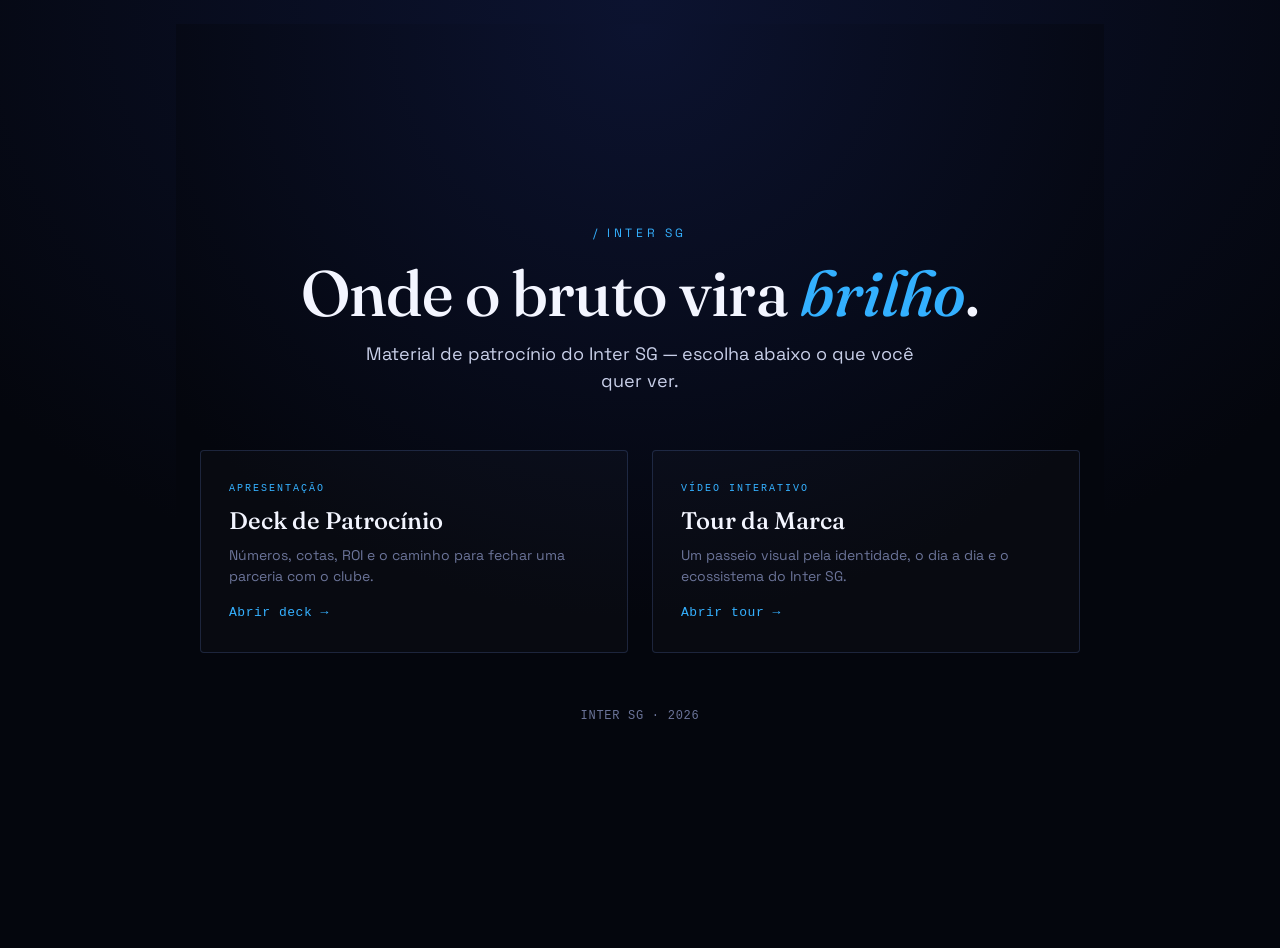
<file: index.html>
<!DOCTYPE html>
<html lang="pt-BR">
<head>
<meta charset="UTF-8">
<title>Inter SG — Patrocínio</title>
<meta name="viewport" content="width=device-width, initial-scale=1">
<link rel="stylesheet" href="https://fonts.googleapis.com/css2?family=Space+Grotesk:wght@300;400;500;600;700&family=Fraunces:ital,opsz,wght@0,9..144,300;0,9..144,400;0,9..144,500&display=swap">
<style>
  :root {
    --ink: #04060d;
    --ink-2: #0a0e1a;
    --paper: #f3f5ff;
    --paper-dim: #c8cfe8;
    --mute: #6b7499;
    --blue: oklch(0.68 0.22 258);
    --blue-hot: oklch(0.78 0.26 258);
    --blue-glow: oklch(0.68 0.22 258 / 0.45);
  }
  * { box-sizing: border-box; }
  html, body {
    margin: 0; min-height: 100vh;
    background: radial-gradient(120% 120% at 50% 0%, #0c1330 0%, var(--ink) 55%);
    color: var(--paper);
    font-family: 'Space Grotesk', sans-serif;
    display: flex; align-items: center; justify-content: center;
    padding: 24px;
  }
  .wrap { width: 100%; max-width: 880px; text-align: center; }
  .eyebrow {
    font-size: 12px; letter-spacing: 0.3em; color: var(--blue-hot);
    text-transform: uppercase; margin-bottom: 18px;
  }
  h1 {
    font-family: 'Fraunces', serif; font-weight: 500;
    font-size: clamp(36px, 6vw, 64px); line-height: 1.05;
    margin: 0 0 14px;
    letter-spacing: -0.01em;
  }
  h1 em { font-style: italic; color: var(--blue-hot); }
  p.sub {
    color: var(--paper-dim); font-size: 18px; max-width: 560px;
    margin: 0 auto 56px; line-height: 1.5;
  }
  .cards {
    display: grid; grid-template-columns: 1fr 1fr; gap: 24px;
  }
  @media (max-width: 640px) { .cards { grid-template-columns: 1fr; } }
  a.card {
    display: block; text-align: left;
    padding: 32px 28px;
    border: 1px solid rgba(120,160,255,0.18);
    background: rgba(255,255,255,0.02);
    border-radius: 4px;
    text-decoration: none;
    color: var(--paper);
    transition: border-color 0.25s ease, transform 0.25s ease, background 0.25s ease;
  }
  a.card:hover {
    border-color: var(--blue-hot);
    background: rgba(120,160,255,0.06);
    transform: translateY(-3px);
  }
  .card .tag {
    font-family: 'JetBrains Mono', monospace;
    font-size: 10px; letter-spacing: 0.2em; color: var(--blue-hot);
    text-transform: uppercase; margin-bottom: 12px; display: block;
  }
  .card h2 {
    font-family: 'Fraunces', serif; font-weight: 500; font-size: 24px;
    margin: 0 0 10px;
  }
  .card p {
    color: var(--mute); font-size: 14px; line-height: 1.5; margin: 0;
  }
  .card .go {
    margin-top: 18px; font-size: 13px; color: var(--blue-hot);
    font-family: 'JetBrains Mono', monospace; letter-spacing: 0.04em;
  }
  footer {
    margin-top: 56px; font-size: 12px; color: var(--mute);
    font-family: 'JetBrains Mono', monospace; letter-spacing: 0.06em;
  }
</style>
</head>
<body>
<div class="wrap">
  <div class="eyebrow">/ Inter SG</div>
  <h1>Onde o bruto vira <em>brilho</em>.</h1>
  <p class="sub">Material de patrocínio do Inter SG — escolha abaixo o que você quer ver.</p>

  <div class="cards">
    <a class="card" href="deck.html">
      <span class="tag">Apresentação</span>
      <h2>Deck de Patrocínio</h2>
      <p>Números, cotas, ROI e o caminho para fechar uma parceria com o clube.</p>
      <div class="go">Abrir deck →</div>
    </a>
    <a class="card" href="tour.html">
      <span class="tag">Vídeo interativo</span>
      <h2>Tour da Marca</h2>
      <p>Um passeio visual pela identidade, o dia a dia e o ecossistema do Inter SG.</p>
      <div class="go">Abrir tour →</div>
    </a>
  </div>

  <footer>INTER SG · 2026</footer>
</div>
</body>
</html>
</file>
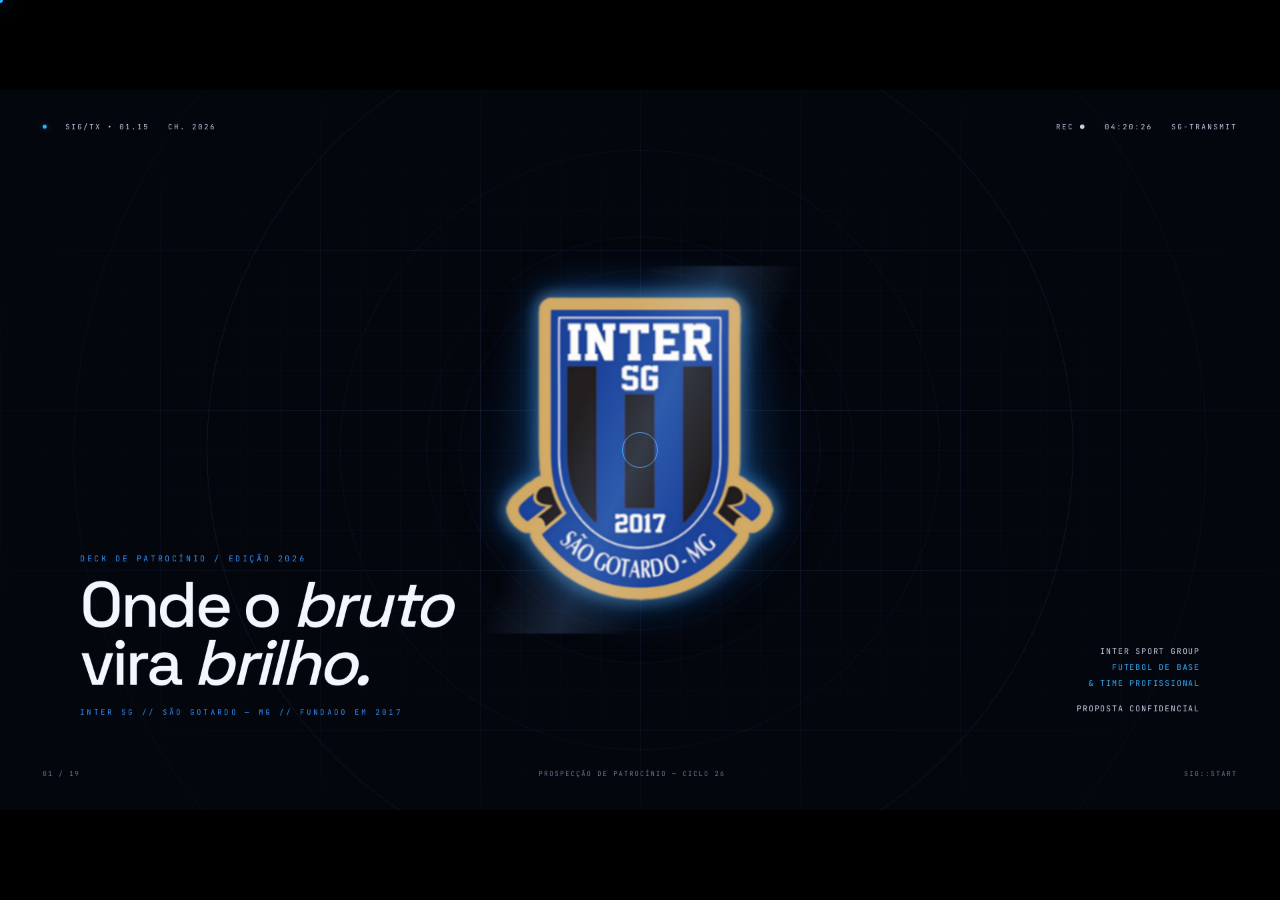
<file: deck.html>
<!DOCTYPE html>
<html lang="pt-BR">
<head>
<meta charset="UTF-8">
<title>Inter SG — Deck de Patrocínio</title>
<meta name="viewport" content="width=device-width, initial-scale=1">
<link rel="stylesheet" href="styles.css">
<link rel="stylesheet" href="slides.css">
<script src="deck-stage.js"></script>
</head>
<body>

<template id="__bundler_thumbnail" data-bg-color="#04060d">
  <svg viewBox="0 0 1200 800" xmlns="http://www.w3.org/2000/svg">
    <rect width="1200" height="800" fill="#04060d"/>
    <g transform="translate(600,360)">
      <path d="M-150 -170 L150 -170 L150 70 Q150 150 0 210 Q-150 150 -150 70 Z" fill="none" stroke="#2f6fff" stroke-width="10"/>
      <text x="0" y="-30" text-anchor="middle" font-family="Georgia, serif" font-size="150" font-weight="700" fill="#eef2ff" letter-spacing="-4">SG</text>
      <text x="0" y="60" text-anchor="middle" font-family="monospace" font-size="34" fill="#2f6fff" letter-spacing="8">INTER</text>
    </g>
    <text x="600" y="660" text-anchor="middle" font-family="monospace" font-size="28" fill="#5a6477" letter-spacing="10">DECK DE PATROCÍNIO</text>
  </svg>
</template>

<div id="cursor-dot"></div>
<div id="cursor-ring"></div>

<!-- Tweaks panel -->
<div id="tweaks-panel">
  <h5><span>TWEAKS</span><span class="mono" style="color:var(--mute)">v1.0</span></h5>
  <div class="tweak-row">
    <label>Grid decorativo</label>
    <div class="toggle on" id="tweak-grid"></div>
  </div>
  <div style="margin-top:14px; padding-top:14px; border-top:1px solid rgba(255,255,255,0.08); font-size:9px; color:var(--mute); letter-spacing:0.15em; line-height:1.6;">
    NAVEGAÇÃO: ← → • CLIQUE CARDS DE COTA PARA VIRAR
  </div>
</div>

<deck-stage width="1920" height="1080">

  <!-- ═══ SLIDE 01 — Abertura ═══════════════════════════════════ -->
  <section class="slide slide-open">
    <div class="bg-grid"></div>
    <div class="scan"></div>

    <div class="ring r3"></div>
    <div class="ring r2"></div>
    <div class="ring r1"></div>

    <div class="hud-top">
      <div class="hud-left">
        <span class="dot"></span>
        <span>SIG/TX • 01.15</span>
        <span>CH. 2026</span>
      </div>
      <div class="hud-right">
        <span>REC ●</span>
        <span>04:20:26</span>
        <span>SG-TRANSMIT</span>
      </div>
    </div>

    <div class="logo-3d-stage enter enter-2" id="logo3d">
      <div class="logo-3d-orbit">
        <div class="logo-3d-shadow"></div>
        <div class="logo-3d-glow"></div>
        <div class="logo-3d-card">
          <img src="assets/inter-sg-logo.png" alt="Inter SG" class="logo-3d-img back">
          <img src="assets/inter-sg-logo.png" alt="Inter SG" class="logo-3d-img mid-1">
          <img src="assets/inter-sg-logo.png" alt="Inter SG" class="logo-3d-img mid-2">
          <img src="assets/inter-sg-logo.png" alt="Inter SG" class="logo-3d-img front">
          <div class="logo-3d-scan"></div>
        </div>
      </div>
      <div class="logo-3d-rings">
        <span></span><span></span><span></span>
      </div>
    </div>

    <div class="title-block">
      <div class="eyebrow enter enter-1">DECK DE PATROCÍNIO / EDIÇÃO 2026</div>
      <h1 class="enter enter-2">Onde o <em>bruto</em><br>vira <em>brilho.</em></h1>
      <div class="mono enter enter-3" style="margin-top:24px; font-size:11px; letter-spacing:0.3em; color:var(--blue); text-transform:uppercase;">INTER SG // SÃO GOTARDO — MG // FUNDADO EM 2017</div>
    </div>

    <div class="corner-meta enter enter-3">
      <div>INTER SPORT GROUP</div>
      <div class="val">FUTEBOL DE BASE</div>
      <div class="val">& TIME PROFISSIONAL</div>
      <div style="margin-top:14px">PROPOSTA CONFIDENCIAL</div>
    </div>

    <div class="hud-bottom">
      <span>01 / 19</span>
      <span>PROSPECÇÃO DE PATROCÍNIO — CICLO 26</span>
      <span>SIG::START</span>
    </div>
  </section>

  <!-- ═══ SLIDE 02 — Manifesto ═════════════════════════════════ -->
  <section class="slide slide-manifesto">
    <div class="bg-grid"></div>
    <div class="holo-ambient"></div>
    <div class="hud-top">
      <div class="hud-left"><span class="dot"></span><span>CAP. 01 — O MANIFESTO</span></div>
      <div class="hud-right"><span>02 / 19</span></div>
    </div>
    <div class="manifesto-text enter enter-1 z-2 relative">
      Existe um <em>brilho</em> escondido<br>
      em cada pé descalço, em cada campo<br>
      de várzea, em cada <em>sonho</em> cru.<br>
      <span style="color:var(--paper-dim)">Nosso trabalho é </span><em>encontrá-lo —</em><br>
      <span style="color:var(--paper-dim)">e devolvê-lo ao mundo </span><em>lapidado.</em>
    </div>
    <div class="signature">— INTER SG / DOUTRINA</div>
  </section>

  <!-- ═══ SLIDE 03 — Números que contam ═══════════════════════ -->
  <section class="slide slide-numbers">
    <div class="bg-grid"></div>
    <div class="holo-ambient"></div>
    <div class="hud-top">
      <div class="hud-left"><span class="dot"></span><span>CAP. 02 — TELEMETRIA</span></div>
      <div class="hud-right"><span>03 / 19</span></div>
    </div>

    <div style="position:relative; z-index:2;">
      <div class="eyebrow enter enter-1">/ O QUE OS NÚMEROS CONFESSAM</div>
      <h2 class="title enter enter-2" style="margin-top:24px">Um <em>ecossistema</em> em expansão.</h2>
    </div>

    <div class="n-grid">
      <div class="n-card span-6 enter enter-2">
        <div>
          <div class="eyebrow">/ ALCANCE SOCIAL</div>
        </div>
        <div>
          <div class="num"><span data-counter="15000">0</span>+</div>
          <div class="label" style="margin-top:12px">seguidores engajados — crescimento mensal de 8%</div>
        </div>
      </div>

      <div class="n-card span-3 enter enter-3">
        <div class="eyebrow">/ ATLETAS</div>
        <div>
          <div class="num small"><span data-counter="50">0</span></div>
          <div class="label" style="margin-top:10px">atletas na base por ano</div>
        </div>
      </div>

      <div class="n-card span-3 enter enter-3">
        <div class="eyebrow">/ CATEGORIAS</div>
        <div>
          <div class="num small"><span data-counter="6">0</span></div>
          <div class="label" style="margin-top:10px">SUB-13 AO SUB-17</div>
        </div>
      </div>

      <div class="n-card span-4 enter enter-4">
        <div class="eyebrow">/ ENGAJAMENTO</div>
        <div>
          <div class="num small"><span data-counter="7">0</span>.2%</div>
          <div class="label" style="margin-top:10px">taxa média — 2x a média do setor</div>
        </div>
      </div>

      <div class="n-card span-4 enter enter-4">
        <div class="eyebrow">/ JOGOS/ANO</div>
        <div>
          <div class="num small"><span data-counter="84">0</span></div>
          <div class="label" style="margin-top:10px">oficiais + amistosos</div>
        </div>
      </div>

      <div class="n-card span-4 enter enter-4">
        <div class="eyebrow">/ REVELAÇÕES</div>
        <div>
          <div class="num small"><span data-counter="12">9</span></div>
          <div class="label" style="margin-top:10px">ATLETAS TRANSFERIDOS A CLUBES PROFISSIONAIS EM 2025</div>
        </div>
      </div>
    </div>
  </section>

  <!-- ═══ SLIDE 04 — Matéria Bruta ═══════════════════════════ -->
  <section class="slide slide-raw">
    <div class="bg-grid"></div>
    <div class="holo-ambient"></div>
    <div class="hud-top">
      <div class="hud-left"><span class="dot"></span><span>CAP. 03 — A MATÉRIA BRUTA</span></div>
      <div class="hud-right"><span>04 / 19</span></div>
    </div>

    <div class="left">
      <div class="eyebrow enter enter-1">/ INPUT</div>
      <h2 class="title enter enter-2" style="margin-top:24px; margin-bottom:40px">
        Chegam <em>crus.</em><br>
        Sem manual,<br>
        sem filtro, sem<br>
        <em>rede de proteção.</em>
      </h2>
      <p class="enter enter-3" style="font-family:var(--font-display); font-size:22px; line-height:1.5; color:var(--paper-dim); max-width:600px;">
        Garotos de periferias, de cidades onde campo de grama é luxo, onde o ônibus pro treino custa metade do orçamento do mês. O que eles trazem não é técnica. É <em class="serif-italic" style="color:var(--blue-hot)">fome</em>.
      </p>
    </div>

    <div class="right enter enter-3">
      <div class="raw-figure">
        <div class="raw-photo"></div>
        <div class="raw-frame"></div>
        <div class="raw-cap">
          <span class="rc-sub">INPUT</span>
          <span class="rc-big">MATÉRIA BRUTA</span>
          <span class="rc-sub" style="color:var(--mute)">não lapidado</span>
        </div>
      </div>
    </div>
  </section>

  <!-- ═══ SLIDE 05 — Processo de Lapidação ═══════════════════ -->
  <section class="slide slide-process">
    <div class="bg-grid"></div>
    <div class="holo-ambient"></div>
    <div class="hud-top">
      <div class="hud-left"><span class="dot"></span><span>CAP. 04 — O PROCESSO</span></div>
      <div class="hud-right"><span>05 / 19</span></div>
    </div>

    <div class="eyebrow enter enter-1">/ OPERAÇÃO</div>
    <h2 class="title enter enter-2" style="margin-top:24px">Cinco atos. Um <em>método.</em></h2>

    <div class="process-track">
      <div class="stages">
        <div class="stage enter enter-2">
          <div class="node"><span>01</span></div>
          <h3>Captação</h3>
          <p>Rede de scouting cobrindo o brasil inteiro. Peneiras frequentes. Sem filtro social.</p>
        </div>
        <div class="stage enter enter-3">
          <div class="node"><span>02</span></div>
          <h3>Estrutura</h3>
          <p>Alojamento, alimentação, escola integral, psicologia. Vida antes de bola.</p>
        </div>
        <div class="stage enter enter-3">
          <div class="node"><span>03</span></div>
          <h3>Potência</h3>
          <p>Preparação física, técnica e mental de nível profissional — desde o sub-13.</p>
        </div>
        <div class="stage enter enter-4">
          <div class="node"><span>04</span></div>
          <h3>Exposição</h3>
          <p>Competições estaduais, nacionais, intercâmbios. O olho do mercado.</p>
        </div>
        <div class="stage enter enter-4">
          <div class="node"><span>05</span></div>
          <h3>Oportunidade</h3>
          <p>Transição ao profissional ou negociação. A porta para o grande mundo.</p>
        </div>
      </div>
    </div>
  </section>

  <!-- ═══ SLIDE 06 — Roster ═══════════════════════════════════ -->
  <section class="slide slide-roster">
    <div class="bg-grid"></div>
    <div class="holo-ambient"></div>
    <div class="hud-top">
      <div class="hud-left"><span class="dot"></span><span>CAP. 05 — ELENCO EM DESTAQUE</span></div>
      <div class="hud-right"><span>06 / 19</span></div>
    </div>

    <div class="eyebrow enter enter-1">/ TRACK RECORD — ÚLTIMAS TRANSFERÊNCIAS</div>
    <h2 class="title enter enter-2" style="margin-top:24px">Crias do SG que o <em>mercado</em> já levou.</h2>

    <div class="roster-grid">
      <div class="athlete enter enter-2 has-photo" data-hover>
        <div class="photo" style="background-image:url('assets/atleta-01.jpg'); background-size:cover; background-position:center top;"></div>
        <div class="meta">
          <div class="num">N° 09</div>
          <div class="name">Luiz Fernando</div>
          <div class="pos">Atacante · Sub-20</div>
        </div>
        <div class="stats">
          <div>INTER SG → AMÉRICA-MG</div>
          <div><span>TRANSFERIDO · 2025</span></div>
        </div>
      </div>
      <div class="athlete enter enter-3 has-photo" data-hover>
        <div class="photo" style="background-image:url('assets/atleta-02.jpg'); background-size:cover; background-position:center top;"></div>
        <div class="meta">
          <div class="num">N° 10</div>
          <div class="name">Gustavo Vieira</div>
          <div class="pos">Meia · Sub-20</div>
        </div>
        <div class="stats">
          <div>INTER SG → CUIABÁ-EC</div>
          <div><span>TRANSFERIDO · 2025</span></div>
        </div>
      </div>
      <div class="athlete enter enter-3 has-photo" data-hover>
        <div class="photo" style="background-image:url('assets/atleta-03.jpg'); background-size:cover; background-position:center top;"></div>
        <div class="meta">
          <div class="num">N° 04</div>
          <div class="name">Caio Vinicius</div>
          <div class="pos">Zagueiro · Sub-17</div>
        </div>
        <div class="stats">
          <div>INTER SG → SPORT RECIFE</div>
          <div><span>TRANSFERIDO · 2024</span></div>
        </div>
      </div>
      <div class="athlete enter enter-4 has-photo" data-hover>
        <div class="photo" style="background-image:url('assets/atleta-04.jpg'); background-size:cover; background-position:center top;"></div>
        <div class="meta">
          <div class="num">N° 08</div>
          <div class="name">João Paulo</div>
          <div class="pos">Meia · Sub-14</div>
        </div>
        <div class="stats">
          <div>INTER SG → GOIÁS-EC</div>
          <div><span>TRANSFERIDO · 2024</span></div>
        </div>
      </div>
    </div>
    <div style="font-family:var(--font-mono); font-size:10px; color:var(--mute); letter-spacing:0.2em; margin-top:24px; text-transform:uppercase;">
      / confirme nomes, destinos e anos reais — e envie as fotos oficiais para o material final
    </div>
  </section>

  <!-- ═══ SLIDE 07 — Mapa de Torcida ═══════════════════════ -->
  <section class="slide slide-map">
    <div class="bg-grid"></div>
    <div class="holo-ambient"></div>
    <div class="hud-top">
      <div class="hud-left"><span class="dot"></span><span>CAP. 06 — ALCANCE TERRITORIAL</span></div>
      <div class="hud-right"><span>07 / 19</span></div>
    </div>

    <div class="map-left">
      <div class="eyebrow enter enter-1">/ HEAT MAP INTERATIVO</div>
      <h2 class="title enter enter-2" style="margin-top:24px; margin-bottom:40px">
        A torcida<br>
        <em>respira em rede.</em>
      </h2>
      <p class="enter enter-3" style="font-family:var(--font-display); font-size:17px; line-height:1.5; color:var(--paper-dim);">
        Passe o cursor sobre as regiões para ver a concentração de fãs. Alcance orgânico concentrado no Sudeste, com ramificações no Nordeste e Sul.
      </p>
      <div class="enter enter-4" style="margin-top:60px; display:flex; gap:40px;">
        <div>
          <div class="eyebrow" style="color:var(--mute)">ALCANCE/MÊS</div>
          <div style="font-family:var(--font-display); font-size:48px; letter-spacing:-0.03em; color:var(--blue-hot); margin-top:8px;">500k</div>
        </div>
        <div>
          <div class="eyebrow" style="color:var(--mute)">CIDADES</div>
          <div style="font-family:var(--font-display); font-size:48px; letter-spacing:-0.03em; color:var(--blue-hot); margin-top:8px;">312</div>
        </div>
      </div>
    </div>

    <div class="map-right enter enter-3">
      <div class="torcida-map" data-hover>
        <svg viewBox="0 0 400 500" preserveAspectRatio="xMidYMid meet">
          <!-- Simplified Brazil regions -->
          <path class="region" data-name="Norte" data-count="18%"
            d="M 80 60 L 280 40 L 340 130 L 260 180 L 150 170 L 70 140 Z"/>
          <path class="region" data-name="Nordeste" data-count="24%"
            d="M 260 180 L 340 130 L 380 250 L 300 290 L 200 260 L 220 200 Z"/>
          <path class="region" data-name="Centro-Oeste" data-count="14%"
            d="M 150 170 L 260 180 L 220 280 L 170 310 L 100 250 L 110 200 Z"/>
          <path class="region" data-name="Sudeste" data-count="38%"
            d="M 220 280 L 300 290 L 330 380 L 260 410 L 180 380 L 170 310 Z"/>
          <path class="region" data-name="Sul" data-count="6%"
            d="M 170 310 L 260 410 L 220 470 L 140 450 L 130 380 Z"/>

          <!-- heat dots -->
          <circle class="heat-dot" cx="260" cy="350" r="3"/>
          <circle class="heat-dot" cx="280" cy="330" r="3"/>
          <circle class="heat-dot" cx="240" cy="370" r="3"/>
          <circle class="heat-dot" cx="300" cy="240" r="3"/>
          <circle class="heat-dot" cx="320" cy="200" r="3"/>
          <circle class="heat-dot" cx="180" cy="420" r="3"/>
          <circle class="heat-dot" cx="200" cy="300" r="3"/>
        </svg>

        <div class="info-overlay">
          <div>REGIÃO SELECIONADA</div>
          <div class="region-label">Hover sobre o mapa</div>
          <div class="region-count">—</div>
        </div>
      </div>
    </div>
  </section>


  <!-- ═══ SLIDE 08 — Perfil da audiência (demografia) ═══════ -->
  <section class="slide slide-demo">
    <div class="bg-grid"></div>
    <div class="holo-ambient"></div>
    <div class="hud-top">
      <div class="hud-left"><span class="dot"></span><span>CAP. 06 — PERFIL DA AUDIÊNCIA</span></div>
      <div class="hud-right"><span>08 / 19</span></div>
    </div>

    <div class="demo-head">
      <div class="eyebrow enter enter-1">/ QUEM ESTÁ DO OUTRO LADO DA TELA</div>
      <h2 class="title enter enter-2" style="margin-top:20px">Uma audiência <em>no auge do consumo.</em></h2>
    </div>

    <div class="demo-body">
      <div class="demo-gender enter enter-2">
        <div class="demo-col-label">/ GÊNERO</div>
        <div class="dg-split">
          <div class="dg-seg men" style="flex:74.5">
            <span class="dg-pct">74,5%</span>
            <span class="dg-lbl">HOMENS</span>
          </div>
          <div class="dg-seg women" style="flex:25.5">
            <span class="dg-pct">25,5%</span>
            <span class="dg-lbl">MULHERES</span>
          </div>
        </div>
        <div class="demo-highlight">
          <div class="dh-big">76,7%</div>
          <div class="dh-lbl">do público tem entre <strong>18 e 44 anos</strong> — a faixa de maior poder de compra e decisão familiar.</div>
        </div>
      </div>

      <div class="demo-age enter enter-3">
        <div class="demo-col-label">/ FAIXA ETÁRIA</div>
        <div class="age-rows">
          <div class="age-row"><span class="ar-lbl">13–17</span><div class="ar-track"><div class="ar-fill" style="width:21.6%"></div></div><span class="ar-val">6,2%</span></div>
          <div class="age-row peak"><span class="ar-lbl">18–24</span><div class="ar-track"><div class="ar-fill" style="width:78%"></div></div><span class="ar-val">22,4%</span></div>
          <div class="age-row peak"><span class="ar-lbl">25–34</span><div class="ar-track"><div class="ar-fill" style="width:100%"></div></div><span class="ar-val">28,7%</span></div>
          <div class="age-row peak"><span class="ar-lbl">35–44</span><div class="ar-track"><div class="ar-fill" style="width:89.2%"></div></div><span class="ar-val">25,6%</span></div>
          <div class="age-row"><span class="ar-lbl">45–54</span><div class="ar-track"><div class="ar-fill" style="width:46%"></div></div><span class="ar-val">13,2%</span></div>
          <div class="age-row"><span class="ar-lbl">55–64</span><div class="ar-track"><div class="ar-fill" style="width:9.8%"></div></div><span class="ar-val">2,8%</span></div>
          <div class="age-row"><span class="ar-lbl">65+</span><div class="ar-track"><div class="ar-fill" style="width:3.8%"></div></div><span class="ar-val">1,1%</span></div>
        </div>
      </div>
    </div>

    <div class="demo-regions enter enter-4">
      <div class="dr-card"><span class="dr-i">01</span><div><span class="dr-n">Triângulo Mineiro</span><span class="dr-t">PRAÇA PRINCIPAL · CASA DO SG</span></div></div>
      <div class="dr-card"><span class="dr-i">02</span><div><span class="dr-n">Belo Horizonte</span><span class="dr-t">CAPITAL · ALTA DENSIDADE</span></div></div>
      <div class="dr-card"><span class="dr-i">03</span><div><span class="dr-n">Nordeste</span><span class="dr-t">FORTE PÚBLICO REGIONAL</span></div></div>
    </div>
  </section>

  <!-- ═══ SLIDE 08 — Uniforme / Onde sua marca aparece ═══════ -->
  <section class="slide slide-kit">
    <div class="bg-grid"></div>
    <div class="holo-ambient"></div>
    <div class="hud-top">
      <div class="hud-left"><span class="dot"></span><span>CAP. 07 — ATIVAÇÕES / UNIFORME OFICIAL</span></div>
      <div class="hud-right"><span>09 / 19</span></div>
    </div>

    <div class="kit-left">
      <div class="eyebrow enter enter-1">/ KIT JOGO — TEMPORADA 2026</div>
      <h2 class="title enter enter-2" style="margin-top:20px; margin-bottom:18px">Onde sua marca <em>aparece.</em></h2>
      <p class="enter enter-3" style="font-family:var(--font-display); font-size:17px; line-height:1.5; color:var(--paper-dim); max-width:560px;">
        Cada centímetro do uniforme é mídia em movimento — exposição em jogos, transmissões, redes e eventos. Conheça as posições disponíveis e seu nível de destaque.
      </p>

      <div class="kit-legend enter enter-4">
        <div class="kit-zone"><span class="kz-num">01</span><div><span class="kz-name">Peitoral master</span><span class="kz-tag">FRENTE · MÁXIMO DESTAQUE</span></div></div>
        <div class="kit-zone"><span class="kz-num">02</span><div><span class="kz-name">Costas superior</span><span class="kz-tag">ACIMA DO NÚMERO</span></div></div>
        <div class="kit-zone"><span class="kz-num">03</span><div><span class="kz-name">Costas inferior</span><span class="kz-tag">ABAIXO DO NÚMERO</span></div></div>
        <div class="kit-zone"><span class="kz-num">04</span><div><span class="kz-name">Mangas</span><span class="kz-tag">DIREITA + ESQUERDA</span></div></div>
        <div class="kit-zone"><span class="kz-num">05</span><div><span class="kz-name">Calção</span><span class="kz-tag">FRENTE + TRASEIRA</span></div></div>
        <div class="kit-zone"><span class="kz-num">06</span><div><span class="kz-name">Meião</span><span class="kz-tag">VISÍVEL EM CAMPO</span></div></div>
      </div>

      <div class="kit-extra enter enter-5">
        <span>+ ATIVAÇÕES COMPLEMENTARES:</span> placas de LED · conteúdo digital · programas ESG · eventos &amp; experiências · produto licenciado · dados &amp; research
      </div>
    </div>

    <div class="kit-right enter enter-3">
      <div class="kit-figure">
        <img src="assets/kit-jogo.png" alt="Uniforme oficial Inter SG — Kit Jogo" class="kit-img">
        <span class="kit-pin" style="left:27%; top:33%;">01</span>
        <span class="kit-pin" style="left:70%; top:20%;">02</span>
        <span class="kit-pin" style="left:70%; top:44%;">03</span>
        <span class="kit-pin" style="left:40%; top:27%;">04</span>
        <span class="kit-pin" style="left:15%; top:58%;">05</span>
        <span class="kit-pin" style="left:12%; top:80%;">06</span>
      </div>
    </div>
  </section>

  <!-- ═══ SLIDE 09 — Onde mais a marca aparece (mídia) ═══════ -->
  <section class="slide slide-media">
    <div class="bg-grid"></div>
    <div class="holo-ambient"></div>
    <div class="hud-top">
      <div class="hud-left"><span class="dot"></span><span>CAP. 07 — ATIVAÇÕES / SUPERFÍCIES DE MÍDIA</span></div>
      <div class="hud-right"><span>10 / 19</span></div>
    </div>

    <div class="media-head">
      <div class="eyebrow enter enter-1">/ ALÉM DO UNIFORME</div>
      <h2 class="title enter enter-2" style="margin-top:18px">A marca circula <em>em todo lugar.</em></h2>
      <p class="enter enter-3" style="font-family:var(--font-display); font-size:16px; line-height:1.5; color:var(--paper-dim); max-width:620px; margin-top:14px;">
        O uniforme é só o começo. Sua marca viaja com o clube por transmissões, redes, vídeos e cada ponto de contato com a torcida.
      </p>
    </div>

    <div class="media-grid">
      <div class="media-card enter enter-3">
        <div class="media-mock mock-broadcast">
          <div class="mk-pitch"></div>
          <div class="mk-scorebug"><span class="sb-team">INT</span><span class="sb-score">2</span><span class="sb-sep">×</span><span class="sb-score">1</span><span class="sb-team">ADV</span><span class="sb-clock">67'</span></div>
          <span class="mk-live">● AO VIVO</span>
          <div class="mk-lower"><span class="ll-bar"></span><span>SUA MARCA</span></div>
        </div>
        <div class="media-meta"><span class="mc-i">01</span><h4>Transmissões ao vivo</h4></div>
        <p>TV regional e streaming dos jogos — marca em campo, placas de LED e uniforme por 90 minutos.</p>
      </div>

      <div class="media-card enter enter-3">
        <div class="media-mock mock-social">
          <div class="ig-head"><span class="ig-av"></span><span class="ig-handle">intersg_</span><span class="ig-more">•••</span></div>
          <div class="ig-photo"><span class="ig-tag">SUA MARCA</span></div>
          <div class="ig-actions"><span class="ig-ic heart">♥</span><span class="ig-ic cmt"></span><span class="ig-ic plane"></span></div>
        </div>
        <div class="media-meta"><span class="mc-i">02</span><h4>Redes sociais</h4></div>
        <p>Instagram, Facebook e TikTok — escalações, resultados e bastidores com sua marca fixada.</p>
      </div>

      <div class="media-card enter enter-3">
        <div class="media-mock mock-short">
          <div class="mk-phone">
            <span class="mk-play">▶</span>
            <div class="rl-side"><span></span><span></span><span></span></div>
            <div class="rl-cap"><span class="rl-handle">@intersg_</span><span class="mk-chip2">SUA MARCA</span></div>
            <div class="rl-prog"><span></span></div>
          </div>
        </div>
        <div class="media-meta"><span class="mc-i">03</span><h4>Vídeos curtos</h4></div>
        <p>Reels, Shorts e TikToks de alta circulação: gols, treinos e histórias dos atletas.</p>
      </div>

      <div class="media-card enter enter-4">
        <div class="media-mock mock-press">
          <div class="pc-wall"><span>SG</span><span>MARCA</span><span>SG</span><span>MARCA</span><span>SG</span><span>MARCA</span><span>SG</span><span>MARCA</span><span>SG</span><span>MARCA</span><span>SG</span><span>MARCA</span></div>
          <div class="pc-person"></div>
          <div class="pc-desk"></div>
          <div class="pc-mic"></div>
        </div>
        <div class="media-meta"><span class="mc-i">04</span><h4>Entrevistas &amp; coletivas</h4></div>
        <p>Logo no painel de imprensa em toda entrevista e em cada matéria espontânea sobre o clube.</p>
      </div>

      <div class="media-card enter enter-4">
        <div class="media-mock mock-web">
          <div class="mk-tab"><span></span><span></span><span></span><span class="wb-url">intersg.com.br</span></div>
          <div class="wb-nav"><span class="wb-logo">SG</span><span class="wb-links"><i></i><i></i><i></i></span><span class="wb-cta">LOJA</span></div>
          <div class="mk-hero"><span class="mk-chip3">SUA MARCA</span></div>
        </div>
        <div class="media-meta"><span class="mc-i">05</span><h4>Site &amp; loja oficial</h4></div>
        <p>Presença permanente no site, e-commerce e nos materiais digitais do clube.</p>
      </div>

      <div class="media-card enter enter-4">
        <div class="media-mock mock-live">
          <div class="st-crowd"></div>
          <div class="st-banner"><span>SUA MARCA</span></div>
          <div class="st-pitch"></div>
        </div>
        <div class="media-meta"><span class="mc-i">06</span><h4>Ações presenciais</h4></div>
        <p>Jogos, eventos, escola-clube e ações sociais — sua marca diante da comunidade.</p>
      </div>
    </div>
  </section>

  <!-- ═══ SLIDE 10 — Ecossistema Conectado de Mídia ═══════════ -->
  <section class="slide slide-eco">
    <div class="bg-grid"></div>
    <div class="holo-ambient"></div>
    <div class="hud-top">
      <div class="hud-left"><span class="dot"></span><span>CAP. 07 — ATIVAÇÕES / ECOSSISTEMA DE MÍDIA</span></div>
      <div class="hud-right"><span>11 / 19</span></div>
    </div>

    <div class="eco-left">
      <div class="eyebrow enter enter-1">/ ALCANCE INTEGRADO — VIEWS MENSAIS</div>
      <h2 class="title enter enter-2" style="margin-top:18px; margin-bottom:16px">Não é uma camisa.<br>É uma <em>rede de mídia.</em></h2>
      <p class="enter enter-3" style="font-family:var(--font-display); font-size:16px; line-height:1.5; color:var(--paper-dim); max-width:520px;">
        Patrocinar o clube é entrar num ecossistema descentralizado de conteúdo: o perfil oficial, a rede dos 50 atletas, as transmissões ao vivo e o impacto contra grandes marcas — somados todo mês.
      </p>

      <div class="eco-total enter enter-4">
        <div class="et-num"><span data-counter="3928000" data-format="compact">0</span></div>
        <div class="et-lbl">VISUALIZAÇÕES / MÊS<br><span>ALCANCE INTEGRADO DO ECOSSISTEMA</span></div>
      </div>

      <div class="eco-note enter enter-5">
        <span class="en-tag">YOUTUBE · RETENÇÃO</span>
        Diferente do feed curto, cada transmissão ao vivo expõe as marcas por <strong>90 minutos ininterruptos</strong> a um público qualificado — olheiros, famílias e torcedores regionais.
      </div>
    </div>

    <div class="eco-right enter enter-3">
      <div class="eco-bar">
        <div class="eb-head"><span class="eb-name">Rede dos atletas</span><span class="eb-val">3,2M</span></div>
        <div class="eb-track"><div class="eb-fill" style="width:100%"></div></div>
        <div class="eb-sub">50 atletas ativos · 64 mil views/média por atleta</div>
      </div>
      <div class="eco-bar">
        <div class="eb-head"><span class="eb-name">Instagram oficial</span><span class="eb-val">500 mil</span></div>
        <div class="eb-track"><div class="eb-fill" style="width:15.6%"></div></div>
        <div class="eb-sub">Perfil principal · distribuição contínua</div>
      </div>
      <div class="eco-bar">
        <div class="eb-head"><span class="eb-name">Amplificação de adversários</span><span class="eb-val">200 mil</span></div>
        <div class="eb-track"><div class="eb-fill" style="width:6.25%"></div></div>
        <div class="eb-sub">Jogos contra clubes de elite · impacto indireto</div>
      </div>
      <div class="eco-bar">
        <div class="eb-head"><span class="eb-name">Transmissões ao vivo · YouTube</span><span class="eb-val">28 mil</span></div>
        <div class="eb-track"><div class="eb-fill" style="width:3%"></div></div>
        <div class="eb-sub">~8 transmissões/mês · 3.500 views/média por partida</div>
      </div>
      <div class="eco-foot">/ ALTA RETENÇÃO &gt; ALCANCE BRUTO — EXPOSIÇÃO PROLONGADA E QUALIFICADA</div>
    </div>
  </section>

  <!-- ═══ SLIDE 11 — Cotas / Flip cards ═══════════════════ -->
  <section class="slide slide-tiers">
    <div class="bg-grid"></div>
    <div class="holo-ambient"></div>
    <div class="hud-top">
      <div class="hud-left"><span class="dot"></span><span>CAP. 08 — COTAS</span></div>
      <div class="hud-right"><span>12 / 19</span></div>
    </div>

    <div class="eyebrow enter enter-1">/ ESTRUTURA DE PARCERIA</div>
    <h2 class="title enter enter-2" style="margin-top:24px">Três <em>naturezas</em> de vínculo.</h2>
    <div class="mono enter enter-2" style="margin-top:16px; font-size:11px; letter-spacing:0.25em; color:var(--mute); text-transform:uppercase;">
      / clique em cada carta para virar &nbsp;·&nbsp; <span style="color:var(--blue-hot)">cota master: exclusiva — 1 parceiro por temporada</span>
    </div>

    <div class="tiers-grid tiers-3">
      <!-- MASTER -->
      <div class="flip-card tier-card enter enter-2">
        <div class="face front" style="border-color: var(--blue);">
          <div>
            <div class="tier-header">
              <div class="tier-label">COTA 01</div>
              <div class="tier-icon"><span>◆</span></div>
            </div>
            <div class="tier-name">Cota<em>master</em></div>
          </div>
          <div>
            <div class="tier-price" style="color:var(--blue-hot);">R$ 20k<span class="mo"> / MÊS</span></div>
            <div class="tier-flip-hint" style="margin-top:18px">▸ VER ENTREGAS</div>
          </div>
        </div>
        <div class="face back">
          <h4>O QUE VOCÊ RECEBE</h4>
          <ul>
            <li>Master frontal da camisa (profissional + base)</li>
            <li>Naming rights da transmissão no YouTube</li>
            <li>Lettering ao lado do placar — 100% do jogo</li>
            <li>Postagens fixadas no perfil oficial</li>
            <li>Relatório de performance mensal</li>
          </ul>
          <div class="tier-flip-hint" style="color:var(--blue-hot); margin-top:24px">◂ VOLTAR</div>
        </div>
      </div>

      <!-- PREMIUM -->
      <div class="flip-card tier-card enter enter-3">
        <div class="face front">
          <div>
            <div class="tier-header">
              <div class="tier-label">COTA 02</div>
              <div class="tier-icon"><span>◈</span></div>
            </div>
            <div class="tier-name">Cota<em>premium</em></div>
          </div>
          <div>
            <div class="tier-price">R$ 10k<span class="mo"> / MÊS</span></div>
            <div class="tier-flip-hint" style="margin-top:18px">▸ VER ENTREGAS</div>
          </div>
        </div>
        <div class="face back">
          <h4>O QUE VOCÊ RECEBE</h4>
          <ul>
            <li>Placas de campo em todos os jogos</li>
            <li>Mangas da camisa</li>
            <li>Momento patrocinado na transmissão</li>
            <li>Publicações em dias de jogo</li>
            <li>Presença em coletivas e entrevistas</li>
          </ul>
          <div class="tier-flip-hint" style="color:var(--blue-hot); margin-top:24px">◂ VOLTAR</div>
        </div>
      </div>

      <!-- APOIO TÉCNICO -->
      <div class="flip-card tier-card enter enter-3">
        <div class="face front">
          <div>
            <div class="tier-header">
              <div class="tier-label">COTA 03</div>
              <div class="tier-icon"><span>○</span></div>
            </div>
            <div class="tier-name">Apoio<em>técnico</em></div>
          </div>
          <div>
            <div class="tier-price">R$ 4k<span class="mo"> / MÊS</span></div>
            <div class="tier-flip-hint" style="margin-top:18px">▸ VER ENTREGAS</div>
          </div>
        </div>
        <div class="face back">
          <h4>O QUE VOCÊ RECEBE</h4>
          <ul>
            <li>Apoio direto à categoria de base</li>
            <li>Selo oficial "amigo do SG"</li>
            <li>Marca em equipamentos de treino</li>
            <li>Menção mensal nas redes</li>
            <li>Relatório de impacto social</li>
          </ul>
          <div class="tier-flip-hint" style="color:var(--blue-hot); margin-top:24px">◂ VOLTAR</div>
        </div>
      </div>
    </div>
  </section>

  <!-- ═══ SLIDE 10 — ROI Simulator ═══════════════════ -->
  <section class="slide slide-roi">
    <div class="bg-grid"></div>
    <div class="holo-ambient"></div>
    <div class="hud-top">
      <div class="hud-left"><span class="dot"></span><span>CAP. 09 — SIMULADOR DE RETORNO</span></div>
      <div class="hud-right"><span>13 / 19</span></div>
    </div>

    <div class="roi-left">
      <div class="eyebrow enter enter-1">/ CALCULADORA AO VIVO</div>
      <h2 class="title enter enter-2" style="margin-top:24px; margin-bottom:32px">
        Quanto <em>vale</em><br>nosso alcance<br>pra você?
      </h2>
      <p class="enter enter-3">
        Modelo baseado em nossos dados reais de engajamento (15k base, +8%/mês) e CPM médio observado em parcerias anteriores. Arraste os controles e simule cenários.
      </p>
      <div class="mono enter enter-4" style="margin-top:48px; font-size:10px; letter-spacing:0.2em; color:var(--mute); text-transform:uppercase;">
        / modelo simplificado para primeira conversa
      </div>
    </div>

    <div class="roi-panel enter enter-3" data-tilt>
      <div class="slider-row">
        <label>
          <span>Investimento mensal</span>
          <span class="v" id="roi-invest-val">R$ 50k</span>
        </label>
        <input type="range" id="roi-invest" min="5000" max="200000" step="5000" value="50000">
      </div>
      <div class="slider-row">
        <label>
          <span>Duração do contrato</span>
          <span class="v" id="roi-months-val">12 meses</span>
        </label>
        <input type="range" id="roi-months" min="3" max="36" step="1" value="12">
      </div>

      <div class="roi-results">
        <div class="r-card">
          <div class="lbl">Impressões projetadas</div>
          <div class="val" id="roi-impressions">0</div>
        </div>
        <div class="r-card">
          <div class="lbl">Alcance único</div>
          <div class="val" id="roi-reach">0</div>
        </div>
        <div class="r-card">
          <div class="lbl">Mídia equivalente</div>
          <div class="val" id="roi-media">R$ 0</div>
        </div>
        <div class="r-card">
          <div class="lbl">CPM estimado</div>
          <div class="val" id="roi-cpm">R$ 0</div>
        </div>
      </div>
    </div>
  </section>

  <!-- ═══ SLIDE 11 — Timeline de Entregas ═══════════════════ -->
  <section class="slide slide-timeline">
    <div class="bg-grid"></div>
    <div class="holo-ambient"></div>
    <div class="hud-top">
      <div class="hud-left"><span class="dot"></span><span>CAP. 10 — CRONOGRAMA</span></div>
      <div class="hud-right"><span>14 / 19</span></div>
    </div>

    <div class="eyebrow enter enter-1">/ CALENDÁRIO DE ENTREGAS — 12 MESES</div>
    <h2 class="title enter enter-2" style="margin-top:24px">Tudo que <em>acontece</em>,<br>mês a mês.</h2>

    <div class="tl-wrap enter enter-3">
      <div class="tl-months">
        <span>MÊS 01</span>
        <span>MÊS 02</span>
        <span class="active">MÊS 03</span>
        <span>MÊS 04</span>
        <span>MÊS 05</span>
        <span>MÊS 06</span>
        <span>MÊS 07</span>
        <span>MÊS 08</span>
        <span>MÊS 09</span>
      </div>
      <div class="tl-grid">
        <div class="tl-block" style="grid-column: 1/13; grid-row: 1;">
          <small>CONTÍNUO</small><span>Camisa + placas LED + menções orgânicas</span>
        </div>
        <div class="tl-block" style="grid-column: 1/4; grid-row: 2;">
          <small>SPRINT 01</small><span>Ativação de lançamento + PR</span>
        </div>
        <div class="tl-block" style="grid-column: 4/7; grid-row: 2;">
          <small>SPRINT 02</small><span>Série digital com revelações</span>
        </div>
        <div class="tl-block" style="grid-column: 7/10; grid-row: 2;">
          <small>SPRINT 03</small><span>Programa ESG na comunidade</span>
        </div>
        <div class="tl-block" style="grid-column: 10/13; grid-row: 2;">
          <small>SPRINT 04</small><span>Coleção cápsula + e-commerce</span>
        </div>
        <div class="tl-block" style="grid-column: 1/5; grid-row: 3;">
          <small>EVENTOS</small><span>Clínica de futebol + hospitalidade</span>
        </div>
        <div class="tl-block" style="grid-column: 5/9; grid-row: 3;">
          <small>EVENTOS</small><span>Day with the team + mídia</span>
        </div>
        <div class="tl-block" style="grid-column: 9/13; grid-row: 3;">
          <small>EVENTOS</small><span>Gala de final de temporada</span>
        </div>
        <div class="tl-block" style="grid-column: 1/13; grid-row: 4;">
          <small>RELATÓRIO</small><span>Entrega mensal de métricas e insights</span>
        </div>
      </div>
    </div>
  </section>

  <!-- ═══ SLIDE 12 — Transformação ═══════════════════ -->
  <section class="slide slide-transform">
    <div class="bg-grid"></div>
    <div class="holo-ambient"></div>
    <div class="hud-top">
      <div class="hud-left"><span class="dot"></span><span>CAP. 11 — IMPACTO</span></div>
      <div class="hud-right"><span>15 / 19</span></div>
    </div>

    <div class="side without enter enter-1">
      <div class="panel ct-now">
        <div class="stamp">CT HOJE</div>
        <div class="ct-now-body">
          <div class="eyebrow" style="color:var(--paper-dim)">REALIDADE ATUAL</div>
          <h3 style="margin-top:14px; color:var(--paper)">Potencial <em class="serif-italic">contido</em>.</h3>
          <ul>
            <li>Um campo e o galpão de apoio em obra</li>
            <li>Sem academia, scouting ou sala de análise</li>
            <li>Estrutura de formação ainda incompleta</li>
            <li>O talento existe — falta o ambiente para crescer</li>
          </ul>
        </div>
      </div>
    </div>

    <div class="arrow">→</div>

    <div class="side with enter enter-3">
      <div class="panel ct-future">
        <div class="stamp">PROJEÇÃO — CT DOS SONHOS</div>
        <div class="ct-future-head">
          <div class="eyebrow">COM PARCERIA</div>
          <h3 style="margin-top:14px">Potencial <em>libertado</em>.</h3>
        </div>

        <div class="masterplan">
          <div class="mp-pitch">
            <div class="mp-stand"></div>
            <div class="mp-circle"></div>
            <div class="mp-halfway"></div>
            <div class="mp-box top"></div>
            <div class="mp-box bottom"></div>
            <span class="mp-pitch-label">ESTÁDIO NO CT</span>
          </div>
          <div class="mp-grid">
            <div class="mp-cell"><span class="mp-i">01</span><span class="mp-n">Academia &amp; performance</span></div>
            <div class="mp-cell"><span class="mp-i">02</span><span class="mp-n">Centro de scouting</span></div>
            <div class="mp-cell"><span class="mp-i">03</span><span class="mp-n">Sala de inteligência</span></div>
            <div class="mp-cell"><span class="mp-i">04</span><span class="mp-n">Alojamento dos atletas</span></div>
            <div class="mp-cell"><span class="mp-i">05</span><span class="mp-n">Refeitório &amp; nutrição</span></div>
            <div class="mp-cell"><span class="mp-i">06</span><span class="mp-n">Saúde &amp; fisioterapia</span></div>
          </div>
        </div>
        <div class="mp-foot">/ PROJEÇÃO COM BASE NA LOCAÇÃO DE OBRA + AMPLIAÇÃO DO COMPLEXO</div>
      </div>
    </div>
  </section>

  <!-- ═══ SLIDE 13 — Parceria Atlético-MG + Copa Intergalo ═══ -->
  <section class="slide slide-numbers">
    <div class="bg-grid"></div>
    <div class="holo-ambient"></div>
    <div class="hud-top">
      <div class="hud-left"><span class="dot"></span><span>CAP. 12 — PARCERIAS ESTRATÉGICAS</span></div>
      <div class="hud-right"><span>16 / 19</span></div>
    </div>

    <div style="position:relative; z-index:2;">
      <div class="eyebrow enter enter-1">/ ATLÉTICO-MG × INTER SG  ·  COPA INTERGALO</div>
      <h2 class="title enter enter-2" style="margin-top:24px">A parceria que <em>multiplicou</em><br>nosso alcance.</h2>
      <p class="enter enter-3" style="font-family:var(--font-display); font-size:18px; line-height:1.5; color:var(--paper-dim); margin-top:24px; max-width:1100px;">
        Nossa aliança com o <em class="serif-italic" style="color:var(--blue-hot)">Clube Atlético Mineiro</em> e a <em class="serif-italic" style="color:var(--blue-hot)">Copa Intergalo</em> — torneio anual entre categorias de base — colocaram a marca SG no radar nacional. Para os patrocinadores, isso significa exposição em outro patamar.
      </p>
    </div>

    <div class="n-grid" style="margin-top:48px;">
      <div class="n-card span-6 enter enter-2">
        <div>
          <div class="eyebrow">/ VISUALIZAÇÕES NA COPA INTERGALO</div>
        </div>
        <div>
          <div class="num"><span data-counter="2400000">0</span>+</div>
          <div class="label" style="margin-top:12px">cobertura digital + transmissões oficiais — temporada 2025</div>
        </div>
      </div>

      <div class="n-card span-6 enter enter-3">
        <div>
          <div class="eyebrow">/ ENGAJAMENTO TOTAL DA PARCERIA</div>
        </div>
        <div>
          <div class="num"><span data-counter="380000">0</span>+</div>
          <div class="label" style="margin-top:12px">interações — likes, comentários, shares e salvamentos</div>
        </div>
      </div>

      <div class="n-card span-3 enter enter-4">
        <div class="eyebrow">/ JOGOS COBERTOS</div>
        <div>
          <div class="num small"><span data-counter="32">0</span></div>
          <div class="label" style="margin-top:10px">Copa Intergalo + amistosos com o Galo</div>
        </div>
      </div>

      <div class="n-card span-3 enter enter-4">
        <div class="eyebrow">/ ALCANCE ÚNICO</div>
        <div>
          <div class="num small"><span data-counter="1100000">0</span>+</div>
          <div class="label" style="margin-top:10px">contas únicas alcançadas no período</div>
        </div>
      </div>

      <div class="n-card span-3 enter enter-4">
        <div class="eyebrow">/ CRESCIMENTO DA BASE</div>
        <div>
          <div class="num small">+<span data-counter="42">0</span>%</div>
          <div class="label" style="margin-top:10px">de seguidores SG após a primeira edição</div>
        </div>
      </div>

      <div class="n-card span-3 enter enter-4">
        <div class="eyebrow">/ MÍDIA EQUIVALENTE</div>
        <div>
          <div class="num small">R$ <span data-counter="2800000">0</span></div>
          <div class="label" style="margin-top:10px">valor estimado em mídia espontânea gerada</div>
        </div>
      </div>
    </div>

    <div class="hud-bottom">
      <span>SG × CAM // ALIANÇA OFICIAL</span>
      <span>COPA INTERGALO — TEMPORADA 2025</span>
      <span>SIG::PARTNERS</span>
    </div>
  </section>

  <!-- ═══ SLIDE 14 — Parceiros ═══════════════════ -->
  <section class="slide slide-partners">
    <div class="bg-grid"></div>
    <div class="holo-ambient"></div>
    <div class="hud-top">
      <div class="hud-left"><span class="dot"></span><span>CAP. 13 — QUEM JÁ CAMINHA CONOSCO</span></div>
      <div class="hud-right"><span>17 / 19</span></div>
    </div>

    <div class="eyebrow enter enter-1">/ REDE DE PARCEIROS</div>
    <h2 class="title enter enter-2" style="margin-top:24px">Você entra em <em>boa companhia.</em></h2>

    <div class="p-grid">
      <div class="p-slot enter enter-2"><img src="assets/sponsor-sicoob.png" alt="Sicoob Credisg"></div>
      <div class="p-slot enter enter-2"><img src="assets/sponsor-minas.png" alt="Minas Agronegócios"></div>
      <div class="p-slot enter enter-2"><img src="assets/sponsor-shimada.png" alt="Shimada Agronegócios"></div>
      <div class="p-slot enter enter-3"><img src="assets/sponsor-sekita.png" alt="Sekita Agronegócios"></div>
      <div class="p-slot enter enter-3"><img src="assets/sponsor-leopolis.png" alt="Leópolis"></div>
      <div class="p-slot enter enter-3"><img src="assets/sponsor-coopadap.png" alt="Coopadap"></div>
      <div class="p-slot enter enter-4"><img src="assets/sponsor-lr2.png" alt="LR2 Agronegócios"></div>
    </div>

    <div style="margin-top:60px; display:grid; grid-template-columns:repeat(3,1fr); gap:40px;">
      <div>
        <div class="eyebrow">RECONHECIMENTO • 01</div>
        <p style="font-family:var(--font-editorial); font-style:italic; font-weight:300; font-size:22px; line-height:1.4; margin-top:16px; color:var(--paper);">"Hoje a região reconhece a Sicoob Credisg como uma marca que investe no futuro dos jovens."</p>
        <div class="mono" style="font-size:10px; color:var(--mute); letter-spacing:0.2em; margin-top:12px; text-transform:uppercase;">— SICOOB CREDISG · PARCEIRA OFICIAL</div>
      </div>
      <div>
        <div class="eyebrow">RECONHECIMENTO • 02</div>
        <p style="font-family:var(--font-editorial); font-style:italic; font-weight:300; font-size:22px; line-height:1.4; margin-top:16px; color:var(--paper);">"Quem acompanha o SG passou a associar a Shimada ao crescimento do esporte na região."</p>
        <div class="mono" style="font-size:10px; color:var(--mute); letter-spacing:0.2em; margin-top:12px; text-transform:uppercase;">— SHIMADA AGRONEGÓCIOS · PARCEIRA</div>
      </div>
      <div>
        <div class="eyebrow">RECONHECIMENTO • 03</div>
        <p style="font-family:var(--font-editorial); font-style:italic; font-weight:300; font-size:22px; line-height:1.4; margin-top:16px; color:var(--paper);">"A Coopadap virou sinônimo de apoio ao futebol de base para a torcida do SG."</p>
        <div class="mono" style="font-size:10px; color:var(--mute); letter-spacing:0.2em; margin-top:12px; text-transform:uppercase;">— COOPADAP · PARCEIRA</div>
      </div>
    </div>
  </section>

  <!-- ═══ SLIDE 15 — Lei de Incentivo ═══════════════════ -->
  <section class="slide slide-lei">
    <div class="bg-grid"></div>
    <div class="holo-ambient"></div>
    <div class="hud-top">
      <div class="hud-left"><span class="dot"></span><span>CAP. 14 — LEI DE INCENTIVO AO ESPORTE</span></div>
      <div class="hud-right"><span>18 / 19</span></div>
    </div>

    <div class="lei-left">
      <div class="eyebrow enter enter-1">/ INVESTIMENTO COM INCENTIVO FISCAL</div>
      <h2 class="title enter enter-2" style="margin-top:24px">Apoie sem tirar<br><em>um centavo</em> do bolso.</h2>
      <p class="enter enter-3" style="font-family:var(--font-display); font-size:19px; line-height:1.55; color:var(--paper-dim); max-width:560px; margin-top:28px;">
        Pela <strong style="color:var(--paper); font-weight:600;">Lei de Incentivo ao Esporte</strong>, sua empresa direciona parte do imposto de renda que já seria pago ao governo para um projeto sério. Não é um custo novo — é o mesmo imposto, agora construindo sonhos.
      </p>
      <div class="lei-quote enter enter-4">
        Você não está apoiando apenas um clube.<br>Está apoiando <em>histórias e sonhos.</em>
      </div>
    </div>

    <div class="lei-right enter enter-3">
      <div class="lei-steps">
        <div class="lei-step"><span class="ls-i">01</span><div class="ls-body"><h4>Destina o imposto</h4><p>Parte do IR devido — até 2% para empresas no lucro real — é direcionada ao projeto.</p></div></div>
        <div class="lei-step"><span class="ls-i">02</span><div class="ls-body"><h4>Vai direto ao Inter SG</h4><p>O recurso financia formação, estrutura e os atletas da base.</p></div></div>
        <div class="lei-step"><span class="ls-i">03</span><div class="ls-body"><h4>Sua marca cresce junto</h4><p>Exposição e vínculo com um projeto sério, transparente e de impacto real.</p></div></div>
      </div>
      <div class="lei-highlight">
        <div class="lh-big">R$ 0</div>
        <div class="lh-lbl">A MAIS NO SEU CAIXA<br>APENAS O IMPOSTO QUE JÁ SERIA PAGO</div>
      </div>
    </div>
  </section>

  <!-- ═══ SLIDE 16 — Fechamento / CTA ═══════════════════ -->
  <section class="slide slide-close">
    <div class="bg-grid"></div>
    <div class="orb"></div>
    <div class="hud-top">
      <div class="hud-left"><span class="dot"></span><span>CAP. 15 — A PRÓXIMA JOGADA</span></div>
      <div class="hud-right"><span>19 / 19</span></div>
    </div>

    <div class="close-core">
      <div class="eyebrow enter enter-1">/ PRÓXIMO MOVIMENTO</div>
      <h1 class="enter enter-2" style="margin-top:32px">
        Vamos <em>lapidar</em><br>
        alguém <em>juntos?</em>
      </h1>

      <div class="contacts">
        <div class="contact enter enter-3">
          <div class="lbl">/ COMERCIAL</div>
          <div class="val">comercial@intersg.com.br</div>
          <div class="val" style="color:var(--paper-dim); font-size:16px; margin-top:8px;">+55 (34) 99229-7202</div>
        </div>
        <div class="contact enter enter-4">
          <div class="lbl">/ DIRETORIA</div>
          <div class="val">parcerias@intersg.com.br</div>
          <div class="val" style="color:var(--paper-dim); font-size:16px; margin-top:8px;">Resposta em até 48h</div>
        </div>
        <div class="contact enter enter-5">
          <div class="lbl">/ REDES</div>
          <div class="val">@intersg_</div>
          <div class="val" style="color:var(--paper-dim); font-size:16px; margin-top:8px;">Instagram · YouTube · TikTok</div>
        </div>
      </div>
    </div>

    <div class="hud-bottom">
      <span>INTER SG // FIM DA TRANSMISSÃO</span>
      <span>SG-TRANSMIT::END</span>
      <span>2026</span>
    </div>
  </section>

</deck-stage>

<script src="interactions.js"></script>

<template id="__bundler_thumbnail" data-bg-color="#04060d">
  <svg viewBox="0 0 1200 800" xmlns="http://www.w3.org/2000/svg">
    <rect width="1200" height="800" fill="#04060d"/>
    <g fill="none" stroke="#4d7dff" stroke-width="10">
      <path d="M600 210 L790 400 L600 590 L410 400 Z"/>
    </g>
    <path d="M600 285 L715 400 L600 515 L485 400 Z" fill="#4d7dff" opacity="0.9"/>
    <text x="600" y="690" fill="#eef2ff" font-family="Georgia, serif" font-size="86" font-weight="600" text-anchor="middle" letter-spacing="4">INTER SG</text>
  </svg>
</template>

</body>
</html>
</file>
<file: styles.css>
/* ═══════════════════════════════════════════════════════════
   INTER SG — DECK DE PATROCÍNIO
   Sistema visual: holográfico / glassmorphism / blueprint
   ═══════════════════════════════════════════════════════════ */

@import url('https://fonts.googleapis.com/css2?family=Space+Grotesk:wght@300;400;500;600;700&family=JetBrains+Mono:wght@300;400;500;600&family=Fraunces:ital,opsz,wght@0,9..144,300;0,9..144,400;0,9..144,500;1,9..144,400&display=swap');

:root {
  /* palette */
  --ink: #04060d;
  --ink-2: #080b16;
  --ink-3: #0d1220;
  --fog: #1a2240;
  --paper: #f3f5ff;
  --paper-dim: #c8cfe8;
  --mute: #6b7499;

  /* azul elétrico — acento único */
  --blue: oklch(0.68 0.22 258);
  --blue-hot: oklch(0.78 0.26 258);
  --blue-dim: oklch(0.45 0.18 258);
  --blue-glow: oklch(0.68 0.22 258 / 0.45);
  --blue-ghost: oklch(0.68 0.22 258 / 0.12);

  /* glass */
  --glass: rgba(255, 255, 255, 0.04);
  --glass-strong: rgba(255, 255, 255, 0.08);
  --glass-border: rgba(255, 255, 255, 0.12);
  --glass-border-hot: rgba(120, 160, 255, 0.28);

  /* type */
  --font-display: 'Space Grotesk', system-ui, sans-serif;
  --font-mono: 'JetBrains Mono', ui-monospace, monospace;
  --font-editorial: 'Fraunces', serif;
}

* { box-sizing: border-box; }

html, body {
  margin: 0;
  background: var(--ink);
  color: var(--paper);
  font-family: var(--font-display);
  -webkit-font-smoothing: antialiased;
  overflow: hidden;
  cursor: none;
}

/* cursor custom */
#cursor-dot, #cursor-ring {
  position: fixed;
  top: 0; left: 0;
  pointer-events: none;
  z-index: 2147483646;
  transform: translate(-50%, -50%);
  mix-blend-mode: screen;
}
#cursor-dot {
  width: 6px; height: 6px;
  background: var(--blue-hot);
  border-radius: 50%;
  box-shadow: 0 0 12px var(--blue-glow), 0 0 24px var(--blue-glow);
  transition: transform 0.08s linear, width 0.2s, height 0.2s;
}
#cursor-ring {
  width: 36px; height: 36px;
  border: 1px solid var(--blue);
  border-radius: 50%;
  transition: transform 0.18s ease-out, width 0.25s, height 0.25s, border-color 0.2s, opacity 0.2s;
  opacity: 0.7;
}
.cursor-hover #cursor-ring {
  width: 64px; height: 64px;
  border-color: var(--blue-hot);
  opacity: 1;
  background: radial-gradient(circle, transparent 55%, var(--blue-ghost) 75%, transparent 100%);
}
.cursor-hover #cursor-dot { transform: translate(-50%, -50%) scale(0); }

/* slides base */
section.slide {
  background: var(--ink);
  color: var(--paper);
  font-family: var(--font-display);
  position: relative;
  overflow: hidden;
}

/* grid decorativo (tweak toggle) */
.bg-grid {
  position: absolute;
  inset: 0;
  background-image:
    linear-gradient(to right, rgba(120, 160, 255, 0.04) 1px, transparent 1px),
    linear-gradient(to bottom, rgba(120, 160, 255, 0.04) 1px, transparent 1px);
  background-size: 60px 60px;
  pointer-events: none;
  z-index: 0;
}
.bg-grid::before {
  content: '';
  position: absolute;
  inset: 0;
  background-image:
    linear-gradient(to right, rgba(120, 160, 255, 0.1) 1px, transparent 1px),
    linear-gradient(to bottom, rgba(120, 160, 255, 0.1) 1px, transparent 1px);
  background-size: 240px 240px;
}
.bg-grid::after {
  content: '';
  position: absolute;
  inset: 0;
  background: radial-gradient(ellipse at 50% 50%, transparent 20%, var(--ink) 85%);
}
body.grid-off .bg-grid { display: none; }

/* holo ambient glow per-slide */
.holo-ambient {
  position: absolute;
  inset: -10%;
  background:
    radial-gradient(ellipse 50% 40% at 20% 30%, var(--blue-ghost), transparent 60%),
    radial-gradient(ellipse 40% 50% at 80% 70%, oklch(0.55 0.22 280 / 0.12), transparent 60%);
  pointer-events: none;
  z-index: 0;
  filter: blur(40px);
}

/* chrome / hud */
.hud-frame {
  position: absolute;
  inset: 32px;
  border: 1px solid rgba(120, 160, 255, 0.12);
  pointer-events: none;
  z-index: 1;
}
.hud-frame::before, .hud-frame::after,
.hud-corners::before, .hud-corners::after {
  content: '';
  position: absolute;
  width: 14px; height: 14px;
  border: 1.5px solid var(--blue);
}
.hud-frame::before { top: -1px; left: -1px; border-right: 0; border-bottom: 0; }
.hud-frame::after { top: -1px; right: -1px; border-left: 0; border-bottom: 0; }
.hud-corners::before { bottom: -1px; left: -1px; border-right: 0; border-top: 0; }
.hud-corners::after { bottom: -1px; right: -1px; border-left: 0; border-top: 0; }

/* top HUD bar */
.hud-top {
  position: absolute;
  top: 48px;
  left: 64px;
  right: 64px;
  display: flex;
  justify-content: space-between;
  align-items: center;
  font-family: var(--font-mono);
  font-size: 11px;
  color: var(--paper-dim);
  letter-spacing: 0.18em;
  text-transform: uppercase;
  z-index: 2;
}
.hud-top .hud-left, .hud-top .hud-right { display: flex; gap: 28px; align-items: center; }
.hud-top .dot {
  width: 6px; height: 6px; background: var(--blue-hot); border-radius: 50%;
  box-shadow: 0 0 8px var(--blue-glow);
  animation: pulse 2s ease-in-out infinite;
}
@keyframes pulse {
  0%, 100% { opacity: 1; transform: scale(1); }
  50% { opacity: 0.4; transform: scale(0.7); }
}

.hud-bottom {
  position: absolute;
  bottom: 48px;
  left: 64px;
  right: 64px;
  display: flex;
  justify-content: space-between;
  font-family: var(--font-mono);
  font-size: 10px;
  color: var(--mute);
  letter-spacing: 0.2em;
  text-transform: uppercase;
  z-index: 2;
}

/* text */
h1, h2, h3, h4 { margin: 0; font-weight: 500; }
h1.display {
  font-family: var(--font-display);
  font-size: 148px;
  line-height: 0.9;
  letter-spacing: -0.045em;
  font-weight: 500;
}
h1.display em {
  font-family: var(--font-editorial);
  font-style: italic;
  font-weight: 300;
  color: var(--blue-hot);
  letter-spacing: -0.02em;
}
h2.title {
  font-family: var(--font-display);
  font-size: 84px;
  line-height: 0.95;
  letter-spacing: -0.035em;
  font-weight: 500;
}
h2.title em {
  font-family: var(--font-editorial);
  font-style: italic;
  font-weight: 300;
  color: var(--blue-hot);
}

.eyebrow {
  font-family: var(--font-mono);
  font-size: 12px;
  letter-spacing: 0.3em;
  text-transform: uppercase;
  color: var(--blue);
}

.mono { font-family: var(--font-mono); }
.serif-italic { font-family: var(--font-editorial); font-style: italic; font-weight: 300; }

/* glass card */
.glass {
  background: linear-gradient(135deg, var(--glass-strong), var(--glass));
  backdrop-filter: blur(24px) saturate(1.4);
  -webkit-backdrop-filter: blur(24px) saturate(1.4);
  border: 1px solid var(--glass-border);
  border-radius: 2px;
  position: relative;
}
.glass::before {
  content: '';
  position: absolute;
  inset: 0;
  background: linear-gradient(135deg, rgba(255,255,255,0.05) 0%, transparent 40%);
  border-radius: inherit;
  pointer-events: none;
}

/* number big */
.big-num {
  font-family: var(--font-display);
  font-weight: 300;
  font-size: 220px;
  line-height: 0.85;
  letter-spacing: -0.06em;
  background: linear-gradient(180deg, var(--paper) 0%, var(--blue) 50%, var(--blue-dim) 100%);
  -webkit-background-clip: text;
  background-clip: text;
  color: transparent;
}

/* scan line */
.scan {
  position: absolute;
  inset: 0;
  background: repeating-linear-gradient(
    to bottom,
    transparent 0,
    transparent 3px,
    rgba(120, 160, 255, 0.03) 3px,
    rgba(120, 160, 255, 0.03) 4px
  );
  pointer-events: none;
  mix-blend-mode: overlay;
  z-index: 1;
}

/* tweaks panel */
#tweaks-panel {
  position: fixed;
  right: 20px;
  bottom: 80px;
  width: 260px;
  background: rgba(8, 11, 22, 0.92);
  backdrop-filter: blur(20px) saturate(1.5);
  border: 1px solid var(--glass-border-hot);
  padding: 18px;
  z-index: 2147483000;
  display: none;
  font-family: var(--font-mono);
  font-size: 11px;
  color: var(--paper);
  letter-spacing: 0.08em;
  cursor: auto;
}
#tweaks-panel.on { display: block; }
#tweaks-panel h5 {
  font-size: 10px;
  letter-spacing: 0.3em;
  text-transform: uppercase;
  color: var(--blue);
  margin-bottom: 14px;
  display: flex; justify-content: space-between;
}
.tweak-row {
  display: flex; justify-content: space-between; align-items: center;
  padding: 10px 0;
  border-top: 1px solid rgba(255,255,255,0.08);
}
.tweak-row:first-of-type { border-top: 0; }
.tweak-row label { text-transform: uppercase; letter-spacing: 0.15em; font-size: 10px; color: var(--paper-dim); }
.toggle {
  width: 36px; height: 20px; background: rgba(255,255,255,0.1);
  border-radius: 999px; cursor: pointer; position: relative;
  transition: background 0.2s;
}
.toggle::after {
  content: ''; position: absolute; top: 2px; left: 2px;
  width: 16px; height: 16px; background: var(--paper);
  border-radius: 50%; transition: transform 0.2s, background 0.2s;
}
.toggle.on { background: var(--blue); }
.toggle.on::after { transform: translateX(16px); background: var(--paper); }

/* noise */
.noise::after {
  content: '';
  position: absolute; inset: 0;
  background-image: url("data:image/svg+xml;utf8,<svg xmlns='http://www.w3.org/2000/svg' width='200' height='200'><filter id='n'><feTurbulence type='fractalNoise' baseFrequency='0.9' numOctaves='2' stitchTiles='stitch'/><feColorMatrix values='0 0 0 0 0.5  0 0 0 0 0.6  0 0 0 0 1  0 0 0 0.15 0'/></filter><rect width='100%25' height='100%25' filter='url(%23n)'/></svg>");
  opacity: 0.5;
  mix-blend-mode: overlay;
  pointer-events: none;
}

/* utility */
.flex { display: flex; }
.col { flex-direction: column; }
.gap-s { gap: 12px; } .gap-m { gap: 24px; } .gap-l { gap: 48px; }
.relative { position: relative; }
.z-2 { z-index: 2; }

/* enter anim — triggered by JS adding .play class on slidechange */
.enter { opacity: 1; }
.enter.play {
  animation: enterUp 0.9s cubic-bezier(0.2, 0.8, 0.2, 1) both;
}
.enter-1.play { animation-delay: 0.05s; }
.enter-2.play { animation-delay: 0.2s; }
.enter-3.play { animation-delay: 0.35s; }
.enter-4.play { animation-delay: 0.5s; }
.enter-5.play { animation-delay: 0.65s; }
@keyframes enterUp {
  from { opacity: 0; transform: translateY(24px); filter: blur(8px); }
  to { opacity: 1; transform: translateY(0); filter: blur(0); }
}

/* placeholder imagery */
.placeholder-img {
  background:
    repeating-linear-gradient(45deg, rgba(120,160,255,0.04) 0 12px, transparent 12px 24px),
    linear-gradient(135deg, var(--ink-3), var(--ink-2));
  border: 1px dashed rgba(120, 160, 255, 0.2);
  display: flex; align-items: center; justify-content: center;
  font-family: var(--font-mono);
  font-size: 11px;
  color: var(--mute);
  letter-spacing: 0.2em;
  text-transform: uppercase;
  position: relative;
  overflow: hidden;
}
.placeholder-img::before {
  content: attr(data-label);
  z-index: 1;
}

/* custom scrollbar hide */
::-webkit-scrollbar { display: none; }
</file>
<file: slides.css>
/* ═══════════════════════════════════════════════════════════
   Componentes de slide-específicos (CSS extra)
   ═══════════════════════════════════════════════════════════ */

/* ═══ SLIDE 01 — Abertura holográfica ═══════════════════════ */
.slide-open {
  display: flex;
  align-items: center;
  justify-content: center;
  background: radial-gradient(ellipse at center, var(--ink-3) 0%, var(--ink) 70%);
}
.slide-open .ring {
  position: absolute;
  border: 1px solid rgba(120, 160, 255, 0.12);
  border-radius: 50%;
  pointer-events: none;
}
.slide-open .ring.r1 { width: 900px; height: 900px; animation: spin 60s linear infinite; border-style: dashed; }
.slide-open .ring.r2 { width: 1300px; height: 1300px; animation: spin 120s linear infinite reverse; }
.slide-open .ring.r3 { width: 1700px; height: 1700px; border-color: rgba(120, 160, 255, 0.06); }
@keyframes spin { to { transform: rotate(360deg); } }

/* 3D LOGO — multi-layer parallax with auto-rotation */
.logo-3d-stage {
  position: relative;
  width: 620px;
  height: 620px;
  display: flex;
  align-items: center;
  justify-content: center;
  perspective: 1600px;
  perspective-origin: 50% 50%;
  z-index: 3;
}
.logo-3d-orbit {
  position: relative;
  width: 460px;
  height: 460px;
  transform-style: preserve-3d;
  animation: logoFloat 7s ease-in-out infinite, logoSpin 18s linear infinite;
}
@keyframes logoFloat {
  0%, 100% { transform: translateY(-12px); }
  50% { transform: translateY(12px); }
}
@keyframes logoSpin {
  0%   { transform: rotateY(-22deg) rotateX(6deg); }
  25%  { transform: rotateY(0deg) rotateX(-4deg); }
  50%  { transform: rotateY(22deg) rotateX(6deg); }
  75%  { transform: rotateY(0deg) rotateX(-4deg); }
  100% { transform: rotateY(-22deg) rotateX(6deg); }
}
.logo-3d-card {
  position: relative;
  width: 100%; height: 100%;
  transform-style: preserve-3d;
  display: flex; align-items: center; justify-content: center;
}
.logo-3d-img {
  position: absolute;
  width: 100%; height: 100%;
  object-fit: contain;
  pointer-events: none;
}
.logo-3d-img.back {
  transform: translateZ(-30px) scale(1.02);
  filter: blur(8px) brightness(0.5) drop-shadow(0 0 40px var(--blue-glow));
  opacity: 0.7;
}
.logo-3d-img.mid-1 {
  transform: translateZ(-12px);
  filter: blur(2px) brightness(0.85) drop-shadow(0 0 16px var(--blue-glow));
  opacity: 0.85;
}
.logo-3d-img.mid-2 {
  transform: translateZ(8px);
  filter: drop-shadow(0 0 12px var(--blue-glow));
}
.logo-3d-img.front {
  transform: translateZ(28px);
  filter:
    drop-shadow(0 0 20px var(--blue-glow))
    drop-shadow(0 12px 30px rgba(0, 0, 0, 0.6));
}
.logo-3d-glow {
  position: absolute;
  inset: -80px;
  background: radial-gradient(circle at 50% 50%,
    var(--blue-glow) 0%,
    var(--blue-ghost) 30%,
    transparent 60%);
  filter: blur(40px);
  z-index: -1;
  animation: glowPulse 4s ease-in-out infinite;
  transform: translateZ(-60px);
}
@keyframes glowPulse {
  0%, 100% { opacity: 0.6; transform: translateZ(-60px) scale(1); }
  50% { opacity: 1; transform: translateZ(-60px) scale(1.1); }
}
.logo-3d-shadow {
  position: absolute;
  bottom: -40px; left: 50%;
  width: 70%; height: 30px;
  transform: translateX(-50%) translateZ(-100px) rotateX(80deg);
  background: radial-gradient(ellipse, rgba(0, 0, 0, 0.7), transparent 70%);
  filter: blur(20px);
}
.logo-3d-scan {
  position: absolute;
  inset: -10%;
  background: linear-gradient(115deg,
    transparent 35%,
    rgba(120, 180, 255, 0.18) 50%,
    transparent 65%);
  mix-blend-mode: screen;
  transform: translateZ(40px);
  pointer-events: none;
  animation: scanSweep 4s ease-in-out infinite;
}
@keyframes scanSweep {
  0%, 100% { transform: translateZ(40px) translateX(-50%); opacity: 0; }
  50% { transform: translateZ(40px) translateX(50%); opacity: 1; }
}
.logo-3d-rings {
  position: absolute;
  inset: 0;
  pointer-events: none;
  display: flex; align-items: center; justify-content: center;
  z-index: -1;
}
.logo-3d-rings span {
  position: absolute;
  border: 1px solid rgba(120, 160, 255, 0.18);
  border-radius: 50%;
}
.logo-3d-rings span:nth-child(1) { width: 540px; height: 540px; border-style: dashed; animation: spin 24s linear infinite; }
.logo-3d-rings span:nth-child(2) { width: 640px; height: 640px; animation: spin 40s linear infinite reverse; border-color: rgba(120,160,255,0.1); }
.logo-3d-rings span:nth-child(3) { width: 740px; height: 740px; border-color: rgba(120,160,255,0.06); }

.slide-open .holo-shield {
  position: relative;
  width: 520px;
  height: 520px;
  display: flex;
  align-items: center;
  justify-content: center;
  z-index: 3;
}
.slide-open .holo-shield::before {
  content: '';
  position: absolute;
  inset: 0;
  background:
    conic-gradient(from 0deg,
      transparent,
      var(--blue-glow) 25%,
      transparent 50%,
      var(--blue-glow) 75%,
      transparent);
  border-radius: 50%;
  filter: blur(40px);
  opacity: 0.6;
  animation: spin 8s linear infinite;
}
.slide-open .holo-shield::after {
  content: '';
  position: absolute;
  inset: 60px;
  background: radial-gradient(circle, transparent 40%, var(--blue-ghost) 70%, transparent 100%);
  border-radius: 50%;
}
.slide-open .shield-inner {
  position: relative;
  width: 360px;
  height: 360px;
  background: linear-gradient(135deg, rgba(255,255,255,0.08), rgba(255,255,255,0.02));
  border: 1px solid var(--glass-border-hot);
  backdrop-filter: blur(30px);
  border-radius: 4px;
  display: flex;
  align-items: center;
  justify-content: center;
  flex-direction: column;
  font-family: var(--font-display);
  z-index: 2;
  clip-path: polygon(20% 0, 80% 0, 100% 50%, 80% 100%, 20% 100%, 0 50%);
}
.slide-open .shield-inner .crest {
  font-size: 96px; font-weight: 500;
  letter-spacing: -0.06em;
  line-height: 0.8;
  background: linear-gradient(180deg, var(--paper), var(--blue));
  -webkit-background-clip: text; background-clip: text; color: transparent;
}
.slide-open .shield-inner .crest-sub {
  font-family: var(--font-mono);
  font-size: 11px;
  letter-spacing: 0.4em;
  color: var(--blue);
  margin-top: 14px;
}

.slide-open .title-block {
  position: absolute;
  left: 120px;
  bottom: 140px;
  z-index: 4;
}
.slide-open .title-block .eyebrow { margin-bottom: 18px; }
.slide-open .title-block h1 { font-size: 96px; line-height: 0.9; letter-spacing: -0.045em; }

.slide-open .corner-meta {
  position: absolute;
  right: 120px;
  bottom: 140px;
  text-align: right;
  font-family: var(--font-mono);
  font-size: 12px;
  color: var(--paper-dim);
  letter-spacing: 0.15em;
  line-height: 2;
  z-index: 4;
}
.slide-open .corner-meta .val { color: var(--blue-hot); }

/* ═══ SLIDE 02 — Manifesto poético ═══════════════════════════ */
.slide.slide-manifesto {
  padding: 160px 120px;
  display: flex;
  align-items: center;
  background-image:
    linear-gradient(95deg, rgba(4,6,13,0.95) 0%, rgba(4,6,13,0.85) 48%, rgba(4,6,13,0.58) 100%),
    linear-gradient(0deg, rgba(4,6,13,0.7), rgba(4,6,13,0.32)),
    url('assets/foto-comemoracao.jpg');
  background-size: cover, cover, cover;
  background-position: center, center, center 22%;
  background-repeat: no-repeat;
}
.slide-manifesto .manifesto-text {
  max-width: 1500px;
  font-family: var(--font-display);
  font-size: 72px;
  line-height: 1.22;
  letter-spacing: -0.025em;
  font-weight: 400;
  color: var(--paper);
}
.slide-manifesto .manifesto-text em {
  font-family: var(--font-editorial);
  font-style: italic;
  font-weight: 300;
  color: var(--blue-hot);
}
.slide-manifesto .signature {
  position: absolute;
  right: 120px;
  bottom: 140px;
  font-family: var(--font-mono);
  font-size: 11px;
  letter-spacing: 0.3em;
  color: var(--mute);
  text-transform: uppercase;
  z-index: 2;
}

/* ═══ SLIDE 03 — Números ═════════════════════════════════════ */
.slide-numbers {
  padding: 120px 120px 100px;
}
.slide-numbers .n-grid {
  display: grid;
  grid-template-columns: repeat(12, 1fr);
  grid-template-rows: auto 1fr;
  gap: 24px;
  margin-top: 56px;
}
.slide-numbers .n-card {
  background: linear-gradient(135deg, var(--glass-strong), var(--glass));
  backdrop-filter: blur(20px);
  border: 1px solid var(--glass-border);
  padding: 36px;
  display: flex;
  flex-direction: column;
  justify-content: space-between;
  min-height: 260px;
  position: relative;
  overflow: hidden;
}
.slide-numbers .n-card .eyebrow { font-size: 10px; }
.slide-numbers .n-card .num {
  font-size: 110px;
  font-weight: 300;
  line-height: 0.9;
  letter-spacing: -0.055em;
  background: linear-gradient(180deg, var(--paper), var(--blue));
  -webkit-background-clip: text; background-clip: text; color: transparent;
  font-variant-numeric: tabular-nums;
}
.slide-numbers .n-card .label {
  font-family: var(--font-mono);
  font-size: 12px;
  color: var(--paper-dim);
  letter-spacing: 0.15em;
  text-transform: uppercase;
}
.slide-numbers .n-card.span-6 { grid-column: span 6; }
.slide-numbers .n-card.span-4 { grid-column: span 4; }
.slide-numbers .n-card.span-3 { grid-column: span 3; }
.slide-numbers .n-card .num.small { font-size: 76px; }

.slide-numbers .n-card::after {
  content: '';
  position: absolute;
  top: 0; right: 0;
  width: 40px; height: 40px;
  background: linear-gradient(225deg, var(--blue), transparent 50%);
  opacity: 0.3;
}

/* ═══ SLIDE 04 — Matéria Bruta (diamante) ════════════════════ */
.slide-raw {
  display: flex;
  padding: 120px;
  gap: 80px;
  align-items: center;
}
.slide-raw .left { flex: 1.2; z-index: 2; position: relative; }
.slide-raw .right {
  flex: 1;
  position: relative;
  height: 600px;
  display: flex;
  align-items: center;
  justify-content: center;
}
.slide-raw .diamond {
  width: 460px; height: 460px;
  position: relative;
  transform: rotate(45deg);
  background:
    linear-gradient(135deg,
      rgba(120, 160, 255, 0.2) 0%,
      rgba(120, 160, 255, 0.02) 40%,
      transparent 100%);
  border: 1px solid var(--blue);
  box-shadow:
    0 0 80px var(--blue-glow),
    inset 0 0 80px rgba(120, 160, 255, 0.1);
}
.slide-raw .diamond::before {
  content: ''; position: absolute;
  inset: 40px;
  border: 1px dashed rgba(120, 160, 255, 0.3);
}
.slide-raw .diamond::after {
  content: ''; position: absolute;
  inset: -20px;
  border: 1px solid rgba(120, 160, 255, 0.1);
  filter: blur(1px);
}
.slide-raw .diamond-inner {
  position: absolute;
  inset: 120px;
  transform: rotate(-45deg);
  display: flex;
  flex-direction: column;
  align-items: center;
  justify-content: center;
  font-family: var(--font-mono);
  color: var(--paper);
  text-align: center;
  gap: 8px;
}
.slide-raw .diamond-inner .big { font-size: 48px; font-weight: 500; font-family: var(--font-display); letter-spacing: -0.03em; }
.slide-raw .diamond-inner .sub { font-size: 10px; letter-spacing: 0.3em; color: var(--blue); text-transform: uppercase; }

/* — Matéria bruta: foto recortada em losango — */
.slide-raw .raw-figure {
  position: relative;
  width: 480px; height: 480px;
  display: flex; align-items: center; justify-content: center;
}
.slide-raw .raw-photo {
  position: absolute;
  width: 460px; height: 460px;
  background-image: url('assets/materia-bruta.png');
  background-size: cover;
  background-position: 50% 22%;
  clip-path: polygon(50% 0, 100% 50%, 50% 100%, 0 50%);
  filter: saturate(1.05) contrast(1.04);
}
.slide-raw .raw-photo::before {
  content: '';
  position: absolute; inset: 0;
  clip-path: polygon(50% 0, 100% 50%, 50% 100%, 0 50%);
  background: repeating-linear-gradient(to bottom, transparent 0 3px, rgba(120,160,255,0.06) 3px 4px);
  z-index: 1;
}
.slide-raw .raw-photo::after {
  content: '';
  position: absolute; inset: 0;
  clip-path: polygon(50% 0, 100% 50%, 50% 100%, 0 50%);
  background:
    linear-gradient(165deg, transparent 38%, rgba(4,6,13,0.9) 100%),
    linear-gradient(135deg, var(--blue-ghost), transparent 55%);
  z-index: 2;
}
.slide-raw .raw-frame {
  position: absolute;
  width: 325px; height: 325px;
  transform: rotate(45deg);
  border: 1px solid var(--blue);
  box-shadow: 0 0 80px var(--blue-glow), inset 0 0 60px rgba(120,160,255,0.12);
  pointer-events: none;
  z-index: 3;
}
.slide-raw .raw-frame::before {
  content: '';
  position: absolute; inset: 26px;
  border: 1px dashed rgba(120,160,255,0.32);
}
.slide-raw .raw-frame::after {
  content: '';
  position: absolute; inset: -16px;
  border: 1px solid rgba(120,160,255,0.12);
}
.slide-raw .raw-cap {
  position: absolute;
  left: 50%; top: 62%; transform: translate(-50%,-50%);
  display: flex; flex-direction: column; align-items: center; gap: 7px;
  text-align: center;
  z-index: 4;
  text-shadow: 0 2px 14px rgba(0,0,0,0.95);
}
.slide-raw .raw-cap .rc-big {
  font-family: var(--font-display); font-size: 30px; font-weight: 500; letter-spacing: -0.02em; color: var(--paper);
}
.slide-raw .raw-cap .rc-sub {
  font-family: var(--font-mono); font-size: 10px; letter-spacing: 0.3em; color: var(--blue-hot); text-transform: uppercase;
}

/* ═══ SLIDE 05 — Processo de lapidação ═══════════════════════ */
.slide-process {
  padding: 120px;
}
.slide-process .process-track {
  position: relative;
  margin-top: 100px;
  padding: 80px 0;
}
.slide-process .process-track::before {
  content: '';
  position: absolute;
  top: 50%; left: 0; right: 0;
  height: 1px;
  background: linear-gradient(to right, transparent, var(--blue) 10%, var(--blue) 90%, transparent);
  transform: translateY(-50%);
}
.slide-process .stages {
  display: grid;
  grid-template-columns: repeat(5, 1fr);
  gap: 24px;
  position: relative;
}
.slide-process .stage {
  text-align: center;
  position: relative;
}
.slide-process .stage .node {
  width: 80px; height: 80px;
  border: 1px solid var(--blue);
  background: var(--ink);
  margin: 0 auto 28px;
  display: flex;
  align-items: center;
  justify-content: center;
  font-family: var(--font-mono);
  font-size: 12px;
  color: var(--blue);
  letter-spacing: 0.2em;
  position: relative;
  transform: rotate(45deg);
  box-shadow: 0 0 40px var(--blue-ghost);
}
.slide-process .stage .node span { transform: rotate(-45deg); }
.slide-process .stage .node::before {
  content: '';
  position: absolute;
  inset: -8px;
  border: 1px dashed rgba(120, 160, 255, 0.3);
}
.slide-process .stage h3 {
  font-size: 22px;
  font-weight: 500;
  letter-spacing: -0.01em;
  margin-bottom: 12px;
  font-family: var(--font-display);
}
.slide-process .stage p {
  font-size: 13px;
  color: var(--paper-dim);
  line-height: 1.5;
  font-family: var(--font-mono);
  letter-spacing: 0.02em;
}

/* ═══ SLIDE 06 — Atletas em destaque (cards placeholder) ═════ */
.slide-roster {
  padding: 120px;
}
.slide-roster .roster-grid {
  display: grid;
  grid-template-columns: repeat(4, 1fr);
  gap: 24px;
  margin-top: 80px;
  height: 640px;
}
.slide-roster .athlete {
  position: relative;
  background: linear-gradient(180deg, var(--ink-2), var(--ink-3));
  border: 1px solid var(--glass-border);
  overflow: hidden;
  padding: 32px;
  display: flex;
  flex-direction: column;
  justify-content: space-between;
  transition: border-color 0.3s;
}
.slide-roster .athlete:hover { border-color: var(--blue); }
.slide-roster .athlete .photo {
  position: absolute;
  inset: 0;
  background:
    repeating-linear-gradient(45deg, rgba(120,160,255,0.04) 0 10px, transparent 10px 20px),
    linear-gradient(180deg, transparent, var(--ink) 80%);
  z-index: 0;
}
.slide-roster .athlete.has-photo .photo {
  background-blend-mode: normal;
  filter: saturate(1.1) contrast(1.05);
}
.slide-roster .athlete.has-photo .photo::after {
  content: '';
  position: absolute;
  inset: 0;
  background:
    linear-gradient(180deg, transparent 30%, rgba(4,6,13,0.4) 60%, var(--ink) 100%),
    linear-gradient(135deg, transparent 60%, var(--blue-ghost) 100%);
  mix-blend-mode: multiply;
}
.slide-roster .athlete.has-photo .photo::before {
  content: '';
  position: absolute;
  inset: 0;
  background: repeating-linear-gradient(to bottom, transparent 0 3px, rgba(120,160,255,0.05) 3px 4px);
  mix-blend-mode: overlay;
  z-index: 1;
}
.slide-roster .athlete .photo-label {
  position: absolute;
  top: 50%; left: 50%;
  transform: translate(-50%, -50%);
  font-family: var(--font-mono);
  font-size: 10px;
  letter-spacing: 0.3em;
  color: var(--mute);
  z-index: 1;
  text-transform: uppercase;
}
.slide-roster .athlete .meta { z-index: 2; position: relative; }
.slide-roster .athlete .num {
  font-family: var(--font-mono);
  font-size: 11px;
  color: var(--blue);
  letter-spacing: 0.3em;
}
.slide-roster .athlete .name {
  font-family: var(--font-display);
  font-size: 24px;
  font-weight: 500;
  letter-spacing: -0.015em;
  margin-top: 8px;
}
.slide-roster .athlete .pos {
  font-family: var(--font-mono);
  font-size: 10px;
  color: var(--paper-dim);
  letter-spacing: 0.2em;
  text-transform: uppercase;
}
.slide-roster .athlete .stats {
  z-index: 2; position: relative;
  font-family: var(--font-mono);
  font-size: 11px;
  letter-spacing: 0.1em;
  color: var(--paper-dim);
  display: flex; flex-direction: column; gap: 4px;
}
.slide-roster .athlete .stats span { color: var(--blue-hot); }

/* ═══ SLIDE 07 — Mapa de torcida ═════════════════════════════ */
.slide-map {
  padding: 120px;
  display: flex;
  gap: 60px;
}
.slide-map .map-left { flex: 0.9; }
.slide-map .map-right { flex: 1.2; position: relative; }
.torcida-map {
  position: relative;
  width: 100%;
  height: 640px;
  background: linear-gradient(180deg, var(--ink-3), var(--ink-2));
  border: 1px solid var(--glass-border);
  overflow: hidden;
}
.torcida-map svg { width: 100%; height: 100%; }
.torcida-map .region {
  fill: rgba(120, 160, 255, 0.08);
  stroke: rgba(120, 160, 255, 0.3);
  stroke-width: 1;
  transition: fill 0.2s, stroke 0.2s;
}
.torcida-map .region:hover,
.torcida-map .region.active {
  fill: var(--blue-glow);
  stroke: var(--blue-hot);
  stroke-width: 2;
  filter: drop-shadow(0 0 12px var(--blue-glow));
}
.torcida-map .heat-dot {
  fill: var(--blue-hot);
  opacity: 0.6;
  animation: pulseDot 2s ease-in-out infinite;
}
@keyframes pulseDot {
  0%, 100% { opacity: 0.6; r: 3; }
  50% { opacity: 1; r: 6; }
}
.torcida-map .info-overlay {
  position: absolute;
  top: 24px; left: 24px;
  font-family: var(--font-mono);
  font-size: 11px;
  color: var(--paper-dim);
  letter-spacing: 0.2em;
  text-transform: uppercase;
  background: rgba(4, 6, 13, 0.8);
  backdrop-filter: blur(8px);
  padding: 16px 20px;
  border: 1px solid var(--glass-border);
  min-width: 280px;
}
.torcida-map .region-label {
  color: var(--blue-hot);
  font-size: 18px;
  font-family: var(--font-display);
  letter-spacing: -0.01em;
  text-transform: none;
  margin-top: 8px;
  font-weight: 500;
}
.torcida-map .region-count {
  font-family: var(--font-display);
  font-size: 32px;
  color: var(--paper);
  letter-spacing: -0.02em;
  margin-top: 4px;
  font-weight: 500;
}

/* ═══ SLIDE 08 — Uniforme / Onde sua marca aparece ═══════════ */
.slide-kit {
  padding: 96px 100px 72px;
  display: grid;
  grid-template-columns: 1fr 1fr;
  gap: 60px;
  align-items: center;
}
.kit-left { position: relative; z-index: 2; }
.kit-legend {
  margin-top: 32px;
  display: grid;
  grid-template-columns: 1fr 1fr;
  gap: 14px 24px;
  max-width: 600px;
}
.kit-zone {
  display: flex;
  align-items: center;
  gap: 14px;
  padding: 12px 16px;
  border: 1px solid var(--glass-border);
  background: linear-gradient(180deg, var(--ink-3), var(--ink-2));
}
.kit-zone .kz-num {
  font-family: var(--font-mono);
  font-size: 13px;
  font-weight: 600;
  letter-spacing: 0.1em;
  color: var(--blue-hot);
  width: 26px; height: 26px;
  flex: 0 0 26px;
  display: flex; align-items: center; justify-content: center;
  border: 1px solid var(--blue);
  border-radius: 50%;
}
.kit-zone > div { display: flex; flex-direction: column; gap: 3px; }
.kit-zone .kz-name {
  font-family: var(--font-display);
  font-size: 16px;
  font-weight: 500;
  letter-spacing: -0.01em;
  color: var(--paper);
}
.kit-zone .kz-tag {
  font-family: var(--font-mono);
  font-size: 9px;
  letter-spacing: 0.16em;
  color: var(--mute);
}
.kit-extra {
  margin-top: 28px;
  font-family: var(--font-mono);
  font-size: 11px;
  line-height: 1.7;
  letter-spacing: 0.08em;
  color: var(--paper-dim);
  max-width: 580px;
}
.kit-extra span {
  color: var(--blue);
  letter-spacing: 0.18em;
}
.kit-right {
  position: relative;
  z-index: 2;
  display: flex;
  align-items: center;
  justify-content: center;
  height: 100%;
}
.kit-figure {
  position: relative;
  width: 100%;
  max-width: 760px;
}
.kit-img {
  width: 100%;
  height: auto;
  display: block;
  border: 1px solid var(--glass-border-hot);
  box-shadow: 0 30px 90px rgba(0,0,0,0.55), 0 0 80px var(--blue-ghost);
}
.kit-pin {
  position: absolute;
  transform: translate(-50%, -50%);
  width: 34px; height: 34px;
  display: flex; align-items: center; justify-content: center;
  font-family: var(--font-mono);
  font-size: 13px;
  font-weight: 600;
  color: var(--ink-1);
  background: var(--blue-hot);
  border: 2px solid #fff;
  border-radius: 50%;
  box-shadow: 0 0 0 4px var(--blue-ghost), 0 4px 14px rgba(0,0,0,0.5);
  z-index: 3;
}
.kit-pin::after {
  content: '';
  position: absolute;
  inset: -10px;
  border: 1px solid var(--blue);
  border-radius: 50%;
  opacity: 0.5;
  animation: kitPulse 2.4s ease-out infinite;
}
@keyframes kitPulse {
  0% { transform: scale(0.8); opacity: 0.6; }
  100% { transform: scale(1.8); opacity: 0; }
}
@media (prefers-reduced-motion: reduce) {
  .kit-pin::after { animation: none; }
}

/* ═══ SLIDE 09 — Superfícies de mídia ═══════════════════════ */
.slide-media {
  padding: 84px 100px 72px;
  display: flex;
  flex-direction: column;
}
.media-head { position: relative; z-index: 2; }
.media-grid {
  position: relative;
  z-index: 2;
  margin-top: 40px;
  display: grid;
  grid-template-columns: repeat(3, 1fr);
  gap: 22px;
  flex: 1 1 auto;
}
.media-card {
  border: 1px solid var(--glass-border-hot);
  background: linear-gradient(180deg, var(--ink-3), var(--ink-2));
  padding: 18px;
  display: flex;
  flex-direction: column;
  gap: 12px;
  transition: border 0.3s, transform 0.3s, box-shadow 0.3s;
}
.media-card:hover {
  border-color: var(--blue);
  transform: translateY(-4px);
  box-shadow: 0 16px 50px var(--blue-ghost);
}
.media-mock {
  position: relative;
  width: 100%;
  height: 116px;
  border: 1px solid var(--glass-border);
  background: #060912;
  overflow: hidden;
  flex: 0 0 auto;
}
.media-meta {
  display: flex;
  align-items: baseline;
  gap: 12px;
}
.media-meta .mc-i {
  font-family: var(--font-mono);
  font-size: 11px;
  font-weight: 600;
  letter-spacing: 0.1em;
  color: var(--blue-hot);
}
.media-meta h4 {
  font-family: var(--font-display);
  font-size: 19px;
  font-weight: 500;
  letter-spacing: -0.01em;
  color: var(--paper);
  margin: 0;
}
.media-card p {
  font-family: var(--font-mono);
  font-size: 11.5px;
  line-height: 1.55;
  letter-spacing: 0.02em;
  color: var(--paper-dim);
  margin: 0;
}

/* — mock: broadcast (frame de transmissão) — */
.mock-broadcast .mk-pitch {
  position: absolute; inset: 0;
  background: linear-gradient(165deg, #1a6e42, #0d3a23);
}
.mock-broadcast .mk-pitch::before {
  content: ''; position: absolute; inset: 0;
  background: repeating-linear-gradient(92deg, rgba(255,255,255,0.07) 0 20px, transparent 20px 40px);
}
.mock-broadcast .mk-scorebug {
  position: absolute; top: 10px; left: 10px;
  display: flex; align-items: center; gap: 5px;
  background: rgba(4,6,13,0.86);
  border-left: 3px solid var(--blue-hot);
  padding: 4px 8px;
  font-family: var(--font-mono); font-size: 9px; letter-spacing: 0.04em; color: var(--paper);
}
.mock-broadcast .sb-team { color: var(--paper-dim); }
.mock-broadcast .sb-score { color: #fff; font-weight: 600; }
.mock-broadcast .sb-sep { color: var(--mute); }
.mock-broadcast .sb-clock {
  margin-left: 4px; padding-left: 6px;
  border-left: 1px solid var(--glass-border);
  color: var(--blue-hot);
}
.mock-broadcast .mk-live {
  position: absolute; top: 11px; right: 10px;
  font-family: var(--font-mono); font-size: 8px; letter-spacing: 0.14em;
  color: #ff5a5a;
}
.mock-broadcast .mk-lower {
  position: absolute; left: 10px; right: 10px; bottom: 10px;
  height: 24px;
  background: rgba(4,6,13,0.85);
  display: flex; align-items: center; gap: 8px;
  padding: 0 10px;
  font-family: var(--font-mono); font-size: 10px; letter-spacing: 0.16em; color: var(--paper);
}
.mock-broadcast .ll-bar { width: 4px; height: 14px; background: var(--blue-hot); flex: 0 0 auto; }

/* — mock: social (post de instagram) — */
.mock-social { padding: 0; background: #0a0e1a; display: flex; flex-direction: column; }
.mock-social .ig-head {
  display: flex; align-items: center; gap: 7px;
  padding: 7px 9px; flex: 0 0 auto;
}
.mock-social .ig-av {
  width: 17px; height: 17px; border-radius: 50%;
  background: conic-gradient(from 30deg, var(--blue-hot), var(--blue-dim), var(--blue-hot));
  flex: 0 0 auto;
}
.mock-social .ig-handle {
  font-family: var(--font-mono); font-size: 9.5px; color: var(--paper); letter-spacing: 0.04em; flex: 1;
}
.mock-social .ig-more { color: var(--paper-dim); font-size: 11px; letter-spacing: 1px; }
.mock-social .ig-photo {
  position: relative; flex: 1 1 auto;
  background: linear-gradient(160deg, #1a6e42, #0d3a23);
  overflow: hidden;
}
.mock-social .ig-photo::before {
  content: ''; position: absolute; inset: 0;
  background: repeating-linear-gradient(90deg, rgba(255,255,255,0.06) 0 16px, transparent 16px 32px);
}
.mock-social .ig-tag {
  position: absolute; left: 8px; bottom: 8px;
  font-family: var(--font-mono); font-size: 8px; letter-spacing: 0.12em;
  background: var(--blue-hot); color: var(--ink); padding: 3px 7px; font-weight: 600;
}
.mock-social .ig-actions {
  display: flex; align-items: center; gap: 10px;
  padding: 6px 10px; flex: 0 0 auto;
}
.mock-social .ig-ic { width: 13px; height: 13px; display: inline-block; position: relative; }
.mock-social .ig-ic.heart { color: #ff5a6e; font-size: 14px; line-height: 13px; width: auto; }
.mock-social .ig-ic.cmt { border: 1.5px solid var(--paper); border-radius: 50% 50% 50% 2px; }
.mock-social .ig-ic.plane { border: 1.5px solid var(--paper); border-radius: 2px; transform: rotate(45deg); }

/* — mock: vídeo curto (reel) — */
.mock-short { display: flex; align-items: center; justify-content: center; background: #060912; }
.mock-short .mk-phone {
  position: relative;
  width: 60px; height: 100px;
  border: 1.5px solid var(--glass-border-hot);
  border-radius: 9px;
  background: linear-gradient(160deg, #143a6e, #0a1224);
  overflow: hidden;
}
.mock-short .mk-play {
  position: absolute; top: 50%; left: 50%; transform: translate(-50%,-50%);
  color: rgba(255,255,255,0.85); font-size: 15px;
}
.mock-short .rl-side {
  position: absolute; right: 5px; bottom: 24px;
  display: flex; flex-direction: column; gap: 7px;
}
.mock-short .rl-side span {
  width: 8px; height: 8px; border-radius: 50%;
  border: 1.5px solid rgba(255,255,255,0.8);
}
.mock-short .rl-cap {
  position: absolute; left: 6px; right: 18px; bottom: 12px;
  display: flex; flex-direction: column; gap: 3px;
}
.mock-short .rl-handle {
  font-family: var(--font-mono); font-size: 7px; letter-spacing: 0.06em; color: #fff;
}
.mock-short .mk-chip2 {
  align-self: flex-start;
  font-family: var(--font-mono); font-size: 7px; letter-spacing: 0.08em;
  background: var(--blue-hot); color: var(--ink); padding: 2px 5px; font-weight: 600;
}
.mock-short .rl-prog {
  position: absolute; left: 6px; right: 6px; bottom: 5px;
  height: 2px; background: rgba(255,255,255,0.25);
}
.mock-short .rl-prog span { display: block; width: 62%; height: 100%; background: #fff; }

/* — mock: coletiva de imprensa (step & repeat) — */
.mock-press { overflow: hidden; background: #0a0e1a; }
.mock-press .pc-wall {
  position: absolute; top: 0; left: 0; right: 0; height: 74px;
  display: grid; grid-template-columns: repeat(4, 1fr); align-content: center;
  gap: 7px 4px; padding: 8px 8px 0;
  background: linear-gradient(135deg, #0c1740, #0a1024);
}
.mock-press .pc-wall span {
  font-family: var(--font-mono); font-size: 7px; letter-spacing: 0.08em;
  color: rgba(180,200,255,0.5); text-align: center;
}
.mock-press .pc-wall span:nth-child(even) { color: var(--blue-hot); opacity: 0.85; }
.mock-press .pc-person {
  position: absolute; left: 50%; bottom: 18px; transform: translateX(-50%);
  width: 30px; height: 42px;
  background: #04060d;
  border-radius: 14px 14px 0 0;
}
.mock-press .pc-person::before {
  content: ''; position: absolute; top: -13px; left: 50%; transform: translateX(-50%);
  width: 15px; height: 15px; border-radius: 50%; background: #04060d;
}
.mock-press .pc-desk {
  position: absolute; left: 0; right: 0; bottom: 0; height: 30px;
  background: linear-gradient(180deg, #11203f, #0a1326);
  border-top: 1px solid var(--glass-border-hot);
}
.mock-press .pc-mic {
  position: absolute; left: 50%; bottom: 4px; transform: translateX(-50%);
  width: 4px; height: 16px; background: var(--mute);
  z-index: 2;
}
.mock-press .pc-mic::before {
  content: ''; position: absolute; top: -3px; left: 50%; transform: translateX(-50%);
  width: 8px; height: 8px; border-radius: 50%; background: var(--paper-dim);
}

/* — mock: site & loja — */
.mock-web { padding: 0; background: #0a0e1a; }
.mock-web .mk-tab {
  display: flex; gap: 5px; align-items: center;
  height: 18px; padding: 0 8px;
  background: var(--ink-3); border-bottom: 1px solid var(--glass-border);
}
.mock-web .mk-tab > span:not(.wb-url) { width: 6px; height: 6px; border-radius: 50%; background: var(--glass-border-hot); flex: 0 0 auto; }
.mock-web .wb-url {
  margin-left: 6px; flex: 1;
  font-family: var(--font-mono); font-size: 7px; letter-spacing: 0.04em; color: var(--mute);
  background: var(--ink-2); border-radius: 3px; padding: 2px 6px;
}
.mock-web .wb-nav {
  display: flex; align-items: center; gap: 8px;
  height: 22px; padding: 0 9px;
  background: rgba(4,6,13,0.7); border-bottom: 1px solid var(--glass-border);
}
.mock-web .wb-logo {
  font-family: var(--font-display); font-size: 10px; font-weight: 700; color: var(--paper); letter-spacing: -0.02em;
}
.mock-web .wb-links { display: flex; gap: 6px; flex: 1; }
.mock-web .wb-links i { width: 16px; height: 4px; background: var(--glass-border-hot); border-radius: 2px; }
.mock-web .wb-cta {
  font-family: var(--font-mono); font-size: 7px; letter-spacing: 0.1em; font-weight: 600;
  background: var(--blue-hot); color: var(--ink); padding: 3px 6px;
}
.mock-web .mk-hero {
  position: absolute; left: 0; right: 0; top: 40px; bottom: 0;
  background: linear-gradient(135deg, #143a6e, #0a1326);
  display: flex; align-items: center; justify-content: center;
}
.mock-web .mk-chip3 {
  font-family: var(--font-mono); font-size: 9px; letter-spacing: 0.14em;
  background: var(--blue-hot); color: var(--ink); padding: 4px 9px; font-weight: 600;
}

/* — mock: ação presencial (estádio) — */
.mock-live { overflow: hidden; background: #060912; display: flex; flex-direction: column; }
.mock-live .st-crowd {
  flex: 0 0 46px; position: relative;
  background:
    radial-gradient(circle at 8% 60%, var(--blue-dim) 0 3px, transparent 4px),
    radial-gradient(circle at 20% 40%, var(--paper-dim) 0 3px, transparent 4px),
    radial-gradient(circle at 32% 65%, var(--blue) 0 3px, transparent 4px),
    radial-gradient(circle at 46% 38%, var(--paper-dim) 0 3px, transparent 4px),
    radial-gradient(circle at 58% 62%, var(--blue-dim) 0 3px, transparent 4px),
    radial-gradient(circle at 70% 40%, var(--paper-dim) 0 3px, transparent 4px),
    radial-gradient(circle at 82% 64%, var(--blue) 0 3px, transparent 4px),
    radial-gradient(circle at 94% 42%, var(--paper-dim) 0 3px, transparent 4px),
    linear-gradient(180deg, #0c1430, #0a1024);
  opacity: 0.92;
}
.mock-live .st-banner {
  flex: 0 0 22px;
  display: flex; align-items: center; justify-content: center;
  background: linear-gradient(90deg, var(--blue), var(--blue-hot));
  box-shadow: 0 0 18px var(--blue-ghost);
}
.mock-live .st-banner span {
  font-family: var(--font-mono); font-size: 9px; letter-spacing: 0.2em; font-weight: 600; color: var(--ink);
}
.mock-live .st-pitch {
  flex: 1 1 auto;
  background: linear-gradient(180deg, #1a6e42, #0d3a23);
  position: relative;
}
.mock-live .st-pitch::before {
  content: ''; position: absolute; inset: 0;
  background: repeating-linear-gradient(90deg, rgba(255,255,255,0.06) 0 18px, transparent 18px 36px);
}

/* ═══ SLIDE 10 — Ecossistema Conectado de Mídia ═════════════ */
.slide-eco {
  padding: 88px 100px 72px;
  display: grid;
  grid-template-columns: 1fr 1fr;
  gap: 72px;
  align-items: center;
}
.eco-left, .eco-right { position: relative; z-index: 2; }
.eco-total {
  margin-top: 32px;
  display: flex;
  align-items: center;
  gap: 24px;
  padding: 22px 0;
  border-top: 1px solid var(--glass-border-hot);
  border-bottom: 1px solid var(--glass-border-hot);
}
.eco-total .et-num {
  font-family: var(--font-display);
  font-size: 84px;
  font-weight: 500;
  letter-spacing: -0.04em;
  line-height: 0.9;
  color: var(--blue-hot);
}
.eco-total .et-lbl {
  font-family: var(--font-mono);
  font-size: 13px;
  line-height: 1.5;
  letter-spacing: 0.18em;
  color: var(--paper);
}
.eco-total .et-lbl span {
  font-size: 10px;
  letter-spacing: 0.14em;
  color: var(--mute);
}
.eco-note {
  margin-top: 26px;
  font-family: var(--font-mono);
  font-size: 12px;
  line-height: 1.6;
  letter-spacing: 0.02em;
  color: var(--paper-dim);
  max-width: 520px;
}
.eco-note strong { color: var(--paper); font-weight: 600; }
.eco-note .en-tag {
  display: inline-block;
  margin-right: 10px;
  color: var(--blue-hot);
  letter-spacing: 0.16em;
  border: 1px solid var(--blue);
  padding: 2px 8px;
}
.eco-bar { margin-bottom: 22px; }
.eco-bar .eb-head {
  display: flex;
  justify-content: space-between;
  align-items: baseline;
  margin-bottom: 8px;
}
.eco-bar .eb-name {
  font-family: var(--font-display);
  font-size: 18px;
  font-weight: 500;
  letter-spacing: -0.01em;
  color: var(--paper);
}
.eco-bar .eb-val {
  font-family: var(--font-mono);
  font-size: 16px;
  font-weight: 600;
  letter-spacing: 0.02em;
  color: var(--blue-hot);
}
.eco-bar .eb-track {
  height: 12px;
  background: var(--ink-3);
  border: 1px solid var(--glass-border);
  overflow: hidden;
}
.eco-bar .eb-fill {
  height: 100%;
  min-width: 6px;
  background: linear-gradient(90deg, var(--blue), var(--blue-hot));
  box-shadow: 0 0 20px var(--blue-ghost);
  transform-origin: left;
  animation: ebGrow 1.1s cubic-bezier(0.4,0,0.2,1) both;
}
@keyframes ebGrow { from { transform: scaleX(0); } to { transform: scaleX(1); } }
@media (prefers-reduced-motion: reduce) { .eco-bar .eb-fill { animation: none; } }
.eco-bar .eb-sub {
  margin-top: 7px;
  font-family: var(--font-mono);
  font-size: 10.5px;
  letter-spacing: 0.06em;
  color: var(--mute);
}
.eco-foot {
  margin-top: 4px;
  font-family: var(--font-mono);
  font-size: 10px;
  letter-spacing: 0.16em;
  color: var(--blue);
}

/* ═══ SLIDE 09 — Cotas (flip cards) ══════════════════════════ */
.slide-tiers {
  padding: 120px;
}
.slide-tiers .tiers-grid {
  display: grid;
  grid-template-columns: repeat(4, 1fr);
  gap: 24px;
  margin-top: 80px;
  height: 620px;
  perspective: 1800px;
}
.slide-tiers .tiers-grid.tiers-3 {
  grid-template-columns: repeat(3, 1fr);
  max-width: 1320px;
  margin-left: auto;
  margin-right: auto;
}
.flip-card {
  position: relative;
  transform-style: preserve-3d;
  transition: transform 0.7s cubic-bezier(0.4, 0.2, 0.2, 1);
  cursor: none;
}
.flip-card.flipped { transform: rotateY(180deg); }
.flip-card .face {
  position: absolute;
  inset: 0;
  backface-visibility: hidden;
  -webkit-backface-visibility: hidden;
  background: linear-gradient(180deg, var(--ink-3), var(--ink-2));
  border: 1px solid var(--glass-border);
  padding: 40px;
  display: flex;
  flex-direction: column;
  justify-content: space-between;
  overflow: hidden;
  transition: border-color 0.3s;
}
.flip-card:hover .face { border-color: var(--blue); }
.flip-card .face.back {
  transform: rotateY(180deg);
  background:
    linear-gradient(180deg, var(--ink-2), #070916),
    radial-gradient(circle at top right, var(--blue-ghost), transparent 60%);
}
.tier-card .tier-header {
  display: flex; justify-content: space-between; align-items: flex-start;
}
.tier-card .tier-label {
  font-family: var(--font-mono);
  font-size: 11px;
  letter-spacing: 0.3em;
  color: var(--blue);
}
.tier-card .tier-icon {
  width: 48px; height: 48px;
  border: 1px solid var(--blue);
  display: flex; align-items: center; justify-content: center;
  font-family: var(--font-display); font-size: 22px; color: var(--blue-hot);
  transform: rotate(45deg);
}
.tier-card .tier-icon span { transform: rotate(-45deg); }
.tier-card .tier-name {
  font-family: var(--font-display);
  font-size: 44px;
  font-weight: 500;
  letter-spacing: -0.03em;
  line-height: 0.95;
  margin-top: 40px;
}
.tier-card .tier-name em {
  font-family: var(--font-editorial);
  font-style: italic;
  font-weight: 300;
  color: var(--blue-hot);
  display: block;
  font-size: 28px;
  margin-top: 4px;
}
.tier-card .tier-price {
  font-family: var(--font-mono);
  font-size: 24px;
  color: var(--paper);
  letter-spacing: -0.01em;
}
.tier-card .tier-price .mo { font-size: 10px; color: var(--mute); letter-spacing: 0.2em; }
.tier-card .tier-flip-hint {
  font-family: var(--font-mono);
  font-size: 9px;
  letter-spacing: 0.3em;
  color: var(--mute);
  text-transform: uppercase;
  display: flex; align-items: center; gap: 8px;
}
.tier-card .face.back ul {
  list-style: none;
  padding: 0; margin: 0;
  display: flex; flex-direction: column;
  gap: 14px;
  font-family: var(--font-mono);
  font-size: 12px;
  color: var(--paper);
  letter-spacing: 0.04em;
  line-height: 1.4;
}
.tier-card .face.back ul li::before {
  content: '▸ ';
  color: var(--blue);
  margin-right: 6px;
}
.tier-card .face.back h4 {
  font-family: var(--font-mono);
  font-size: 10px;
  letter-spacing: 0.3em;
  color: var(--blue);
  text-transform: uppercase;
  margin-bottom: 20px;
}

/* ═══ SLIDE 10 — ROI simulator ═══════════════════════════════ */
.slide-roi {
  padding: 120px;
  display: grid;
  grid-template-columns: 1fr 1.3fr;
  gap: 80px;
  align-items: center;
}
.slide-roi .roi-left h2 { margin-bottom: 32px; }
.slide-roi .roi-left p {
  font-family: var(--font-display);
  font-size: 18px;
  color: var(--paper-dim);
  line-height: 1.5;
  max-width: 500px;
}
.slide-roi .roi-panel {
  background: linear-gradient(135deg, var(--glass-strong), var(--glass));
  backdrop-filter: blur(24px);
  border: 1px solid var(--glass-border-hot);
  padding: 48px;
  position: relative;
}
.slide-roi .roi-panel::before {
  content: 'SIMULADOR • ROI';
  position: absolute;
  top: -10px; left: 32px;
  background: var(--ink);
  padding: 0 12px;
  font-family: var(--font-mono);
  font-size: 10px;
  letter-spacing: 0.3em;
  color: var(--blue-hot);
}
.slider-row { margin-bottom: 32px; }
.slider-row label {
  display: flex; justify-content: space-between;
  font-family: var(--font-mono);
  font-size: 11px;
  letter-spacing: 0.25em;
  text-transform: uppercase;
  color: var(--paper-dim);
  margin-bottom: 14px;
}
.slider-row label .v {
  color: var(--blue-hot);
  font-family: var(--font-display);
  font-size: 22px;
  letter-spacing: -0.01em;
  text-transform: none;
}
.slider-row input[type="range"] {
  -webkit-appearance: none; appearance: none;
  width: 100%;
  height: 2px;
  background: var(--glass-border);
  outline: none;
  cursor: none;
}
.slider-row input[type="range"]::-webkit-slider-thumb {
  -webkit-appearance: none; appearance: none;
  width: 20px; height: 20px;
  background: var(--blue-hot);
  border: 2px solid var(--paper);
  border-radius: 50%;
  box-shadow: 0 0 16px var(--blue-glow);
  cursor: none;
}
.slider-row input[type="range"]::-moz-range-thumb {
  width: 20px; height: 20px;
  background: var(--blue-hot);
  border: 2px solid var(--paper);
  border-radius: 50%;
}
.roi-results {
  display: grid;
  grid-template-columns: 1fr 1fr;
  gap: 20px;
  margin-top: 40px;
  border-top: 1px solid var(--glass-border);
  padding-top: 32px;
}
.roi-results .r-card {
  padding: 20px 24px;
  border: 1px solid var(--glass-border);
  background: rgba(120, 160, 255, 0.03);
}
.roi-results .r-card .lbl {
  font-family: var(--font-mono);
  font-size: 9px;
  letter-spacing: 0.3em;
  text-transform: uppercase;
  color: var(--paper-dim);
}
.roi-results .r-card .val {
  font-family: var(--font-display);
  font-size: 36px;
  letter-spacing: -0.025em;
  color: var(--blue-hot);
  margin-top: 8px;
  line-height: 1;
}

/* ═══ SLIDE 11 — Timeline de entregas ════════════════════════ */
.slide-timeline { padding: 120px; }
.slide-timeline .tl-wrap {
  margin-top: 80px;
  display: grid;
  grid-template-columns: 180px 1fr;
  gap: 40px;
  height: 540px;
  overflow: hidden;
}
.slide-timeline .tl-months {
  display: flex; flex-direction: column;
  gap: 8px;
  font-family: var(--font-mono);
  font-size: 11px;
  letter-spacing: 0.2em;
  text-transform: uppercase;
  color: var(--paper-dim);
}
.slide-timeline .tl-months span {
  padding: 16px 0;
  border-top: 1px solid var(--glass-border);
}
.slide-timeline .tl-months span:last-child { border-bottom: 1px solid var(--glass-border); }
.slide-timeline .tl-months .active { color: var(--blue-hot); }

.slide-timeline .tl-grid {
  display: grid;
  grid-template-columns: repeat(12, 1fr);
  grid-auto-rows: 48px;
  gap: 4px;
  position: relative;
}
.slide-timeline .tl-grid::before {
  content: '';
  position: absolute;
  inset: 0;
  background-image:
    linear-gradient(to right, rgba(120,160,255,0.06) 1px, transparent 1px);
  background-size: calc(100%/12) 100%;
  pointer-events: none;
}
.slide-timeline .tl-block {
  background: linear-gradient(135deg, var(--blue-ghost), transparent);
  border-left: 2px solid var(--blue);
  padding: 12px 16px;
  font-family: var(--font-mono);
  font-size: 11px;
  color: var(--paper);
  letter-spacing: 0.05em;
  display: flex; flex-direction: column;
  justify-content: center;
  position: relative;
  overflow: hidden;
}
.slide-timeline .tl-block small {
  font-size: 9px;
  color: var(--blue-hot);
  letter-spacing: 0.2em;
  text-transform: uppercase;
}

/* ═══ SLIDE 12 — Transformação (before/after) ═══════════════ */
.slide-transform {
  padding: 120px;
  display: flex;
  gap: 60px;
  align-items: center;
}
.slide-transform .side { flex: 1; position: relative; height: 720px; }
.slide-transform .side .panel {
  height: 100%;
  border: 1px solid var(--glass-border);
  background: linear-gradient(180deg, var(--ink-3), var(--ink-2));
  padding: 48px;
  position: relative;
  overflow: hidden;
  display: flex; flex-direction: column; justify-content: space-between;
}
.slide-transform .side.with .panel {
  border-color: var(--blue);
  background: linear-gradient(180deg, var(--ink-2), #050816);
  box-shadow: 0 0 80px var(--blue-ghost);
}
.slide-transform .side .stamp {
  position: absolute;
  top: 40px; right: 40px;
  font-family: var(--font-mono);
  font-size: 10px;
  letter-spacing: 0.3em;
  color: var(--mute);
  text-transform: uppercase;
  border: 1px solid var(--glass-border);
  padding: 6px 12px;
}
.slide-transform .side.with .stamp {
  color: var(--blue-hot);
  border-color: var(--blue);
}
.slide-transform .side h3 {
  font-family: var(--font-display);
  font-size: 64px;
  font-weight: 500;
  letter-spacing: -0.03em;
  line-height: 0.95;
}
.slide-transform .side h3 em {
  font-family: var(--font-editorial);
  font-style: italic;
  font-weight: 300;
  color: var(--blue-hot);
}
.slide-transform .side ul {
  list-style: none;
  padding: 0; margin: 0;
  display: flex; flex-direction: column; gap: 16px;
  font-family: var(--font-mono);
  font-size: 14px;
  color: var(--paper-dim);
  letter-spacing: 0.02em;
  line-height: 1.5;
}
.slide-transform .side ul li::before {
  content: '— ';
  color: var(--mute);
  margin-right: 6px;
}
.slide-transform .side.with ul li::before {
  content: '▸ ';
  color: var(--blue-hot);
}
.slide-transform .arrow {
  flex: 0 0 80px;
  height: 100%;
  display: flex;
  align-items: center;
  justify-content: center;
  font-family: var(--font-mono);
  color: var(--blue-hot);
  font-size: 48px;
  position: relative;
}

/* — CT HOJE: foto aérea real — */
.slide-transform .panel.ct-now {
  padding: 0;
  justify-content: flex-end;
  background: var(--ink-2);
}
.panel.ct-now::before {
  content: '';
  position: absolute;
  inset: 0;
  background-image: url('assets/ct-hoje.jpg');
  background-size: cover;
  background-position: center;
  filter: saturate(0.85);
}
.panel.ct-now::after {
  content: '';
  position: absolute;
  inset: 0;
  background: linear-gradient(180deg, rgba(4,6,13,0.15) 0%, rgba(4,6,13,0.55) 48%, rgba(4,6,13,0.96) 100%);
}
.panel.ct-now .stamp { z-index: 2; background: rgba(4,6,13,0.55); }
.ct-now-body {
  position: relative;
  z-index: 2;
  padding: 48px;
}
.ct-now-body ul {
  list-style: none;
  padding: 0;
  margin: 24px 0 0;
  display: flex; flex-direction: column; gap: 12px;
  font-family: var(--font-mono);
  font-size: 13px;
  color: var(--paper-dim);
  line-height: 1.5;
}
.ct-now-body ul li::before { content: '— '; color: var(--mute); margin-right: 6px; }

/* — CT DOS SONHOS: masterplan — */
.slide-transform .panel.ct-future { justify-content: flex-start; gap: 28px; }
.ct-future-head { flex: 0 0 auto; }
.masterplan {
  flex: 1 1 auto;
  display: grid;
  grid-template-columns: 0.92fr 1.08fr;
  gap: 18px;
  border: 1px solid var(--blue);
  background:
    linear-gradient(rgba(40,90,200,0.05), rgba(40,90,200,0.05)),
    repeating-linear-gradient(0deg, rgba(120,160,255,0.07) 0 1px, transparent 1px 34px),
    repeating-linear-gradient(90deg, rgba(120,160,255,0.07) 0 1px, transparent 1px 34px);
  padding: 18px;
}
.mp-pitch {
  position: relative;
  border: 1.5px solid rgba(255,255,255,0.85);
  background: linear-gradient(135deg, #16623a, #0f3f27);
  overflow: hidden;
}
.mp-stand {
  position: absolute;
  left: 0; top: 0; bottom: 0;
  width: 18px;
  background: repeating-linear-gradient(0deg, rgba(255,255,255,0.5) 0 4px, rgba(255,255,255,0.15) 4px 9px);
  border-right: 1px solid rgba(255,255,255,0.7);
}
.mp-circle {
  position: absolute;
  top: 50%; left: 56%;
  width: 64px; height: 64px;
  transform: translate(-50%,-50%);
  border: 1.5px solid rgba(255,255,255,0.85);
  border-radius: 50%;
}
.mp-halfway {
  position: absolute;
  top: 0; bottom: 0; left: 56%;
  width: 1.5px;
  background: rgba(255,255,255,0.85);
}
.mp-box {
  position: absolute;
  left: 50%; transform: translateX(-50%);
  width: 96px; height: 30px;
  border: 1.5px solid rgba(255,255,255,0.85);
}
.mp-box.top { top: -1px; border-top: none; }
.mp-box.bottom { bottom: -1px; border-bottom: none; }
.mp-pitch-label {
  position: absolute;
  bottom: 10px; left: 26px;
  font-family: var(--font-mono);
  font-size: 10px;
  letter-spacing: 0.18em;
  color: #fff;
  text-shadow: 0 1px 4px rgba(0,0,0,0.8);
}
.mp-grid {
  display: grid;
  grid-template-columns: 1fr 1fr;
  gap: 10px;
}
.mp-cell {
  border: 1px solid var(--glass-border-hot);
  background: linear-gradient(180deg, rgba(20,28,55,0.7), rgba(8,12,26,0.7));
  padding: 12px 12px;
  display: flex;
  flex-direction: column;
  justify-content: center;
  gap: 6px;
}
.mp-cell .mp-i {
  font-family: var(--font-mono);
  font-size: 10px;
  letter-spacing: 0.1em;
  color: var(--blue-hot);
}
.mp-cell .mp-n {
  font-family: var(--font-display);
  font-size: 15px;
  font-weight: 500;
  line-height: 1.15;
  letter-spacing: -0.01em;
  color: var(--paper);
}
.mp-foot {
  flex: 0 0 auto;
  font-family: var(--font-mono);
  font-size: 10px;
  letter-spacing: 0.16em;
  color: var(--mute);
}

/* ═══ SLIDE 13 — Marcas que caminham conosco ════════════════ */
.slide-partners {
  padding: 120px;
}
.slide-partners .p-grid {
  display: flex;
  flex-wrap: wrap;
  justify-content: center;
  gap: 24px;
  margin-top: 64px;
}
.slide-partners .p-slot {
  width: 360px;
  aspect-ratio: 16/9;
  border: none;
  background: transparent;
  display: flex;
  align-items: center;
  justify-content: center;
  padding: 20px 32px;
  transition: transform 0.3s;
}
.slide-partners .p-slot img {
  max-width: 100%;
  max-height: 100%;
  object-fit: contain;
}
.slide-partners .p-slot:hover {
  transform: translateY(-4px);
}

/* ═══ SLIDE 15 — Lei de Incentivo ══════════════════════════ */
.slide-lei {
  padding: 96px 100px;
  display: grid;
  grid-template-columns: 1fr 1fr;
  gap: 72px;
  align-items: center;
}
.lei-left, .lei-right { position: relative; z-index: 2; }
.lei-quote {
  margin-top: 44px;
  padding-left: 24px;
  border-left: 2px solid var(--blue);
  font-family: var(--font-editorial);
  font-style: italic;
  font-weight: 300;
  font-size: 28px;
  line-height: 1.3;
  color: var(--paper);
  letter-spacing: -0.01em;
}
.lei-quote em {
  font-style: italic;
  color: var(--blue-hot);
}
.lei-steps {
  display: flex;
  flex-direction: column;
  gap: 16px;
}
.lei-step {
  display: flex;
  gap: 20px;
  align-items: flex-start;
  padding: 22px 26px;
  border: 1px solid var(--glass-border-hot);
  background: linear-gradient(180deg, var(--ink-3), var(--ink-2));
}
.lei-step .ls-i {
  font-family: var(--font-mono);
  font-size: 14px;
  font-weight: 600;
  letter-spacing: 0.1em;
  color: var(--blue-hot);
  flex: 0 0 auto;
  padding-top: 2px;
}
.lei-step .ls-body h4 {
  font-family: var(--font-display);
  font-size: 21px;
  font-weight: 500;
  letter-spacing: -0.01em;
  color: var(--paper);
  margin: 0;
}
.lei-step .ls-body p {
  font-family: var(--font-mono);
  font-size: 12.5px;
  line-height: 1.55;
  letter-spacing: 0.02em;
  color: var(--paper-dim);
  margin: 8px 0 0;
}
.lei-highlight {
  margin-top: 22px;
  padding: 26px 30px;
  border: 1px solid var(--blue);
  background: linear-gradient(180deg, var(--ink-2), #050816);
  box-shadow: 0 0 70px var(--blue-ghost);
  display: flex;
  align-items: center;
  gap: 28px;
}
.lei-highlight .lh-big {
  font-family: var(--font-display);
  font-size: 64px;
  font-weight: 500;
  letter-spacing: -0.04em;
  line-height: 1;
  color: var(--blue-hot);
  flex: 0 0 auto;
}
.lei-highlight .lh-lbl {
  font-family: var(--font-mono);
  font-size: 12px;
  line-height: 1.6;
  letter-spacing: 0.16em;
  color: var(--paper-dim);
  text-transform: uppercase;
}

/* ═══ SLIDE 16 — Fechamento / CTA ═══════════════════════════ */
.slide.slide-close {
  display: flex;
  flex-direction: column;
  justify-content: center;
  padding: 120px;
  position: relative;
  background-image:
    linear-gradient(95deg, rgba(4,6,13,0.96) 0%, rgba(4,6,13,0.82) 44%, rgba(4,6,13,0.42) 100%),
    url('assets/foto-huddle.jpg');
  background-size: cover, cover;
  background-position: center, center 32%;
  background-repeat: no-repeat;
}
.slide-close .close-core {
  max-width: 1400px;
  z-index: 3;
  position: relative;
}
.slide-close .close-core h1 {
  font-family: var(--font-display);
  font-size: 180px;
  line-height: 0.88;
  letter-spacing: -0.055em;
  font-weight: 400;
}
.slide-close .close-core h1 em {
  font-family: var(--font-editorial);
  font-style: italic;
  font-weight: 300;
  color: var(--blue-hot);
}
.slide-close .contacts {
  display: grid;
  grid-template-columns: repeat(3, 1fr);
  gap: 40px;
  margin-top: 100px;
  max-width: 1200px;
}
.slide-close .contact {
  padding: 24px 0;
  border-top: 1px solid var(--glass-border-hot);
  font-family: var(--font-mono);
}
.slide-close .contact .lbl {
  font-size: 10px;
  letter-spacing: 0.3em;
  text-transform: uppercase;
  color: var(--blue);
  margin-bottom: 12px;
}
.slide-close .contact .val {
  font-family: var(--font-display);
  font-size: 22px;
  color: var(--paper);
  letter-spacing: -0.01em;
}
.slide-close .orb {
  position: absolute;
  right: -200px; top: 50%;
  transform: translateY(-50%);
  width: 900px; height: 900px;
  border-radius: 50%;
  background:
    radial-gradient(circle at 30% 30%, var(--blue-glow), transparent 50%),
    radial-gradient(circle at 70% 70%, oklch(0.55 0.22 280 / 0.3), transparent 60%);
  filter: blur(80px);
  pointer-events: none;
  z-index: 1;
}

/* ═══ SLIDE — Perfil da audiência (demografia) ══════════════ */
.slide-demo {
  padding: 88px 100px 72px;
  display: flex;
  flex-direction: column;
}
.demo-head { position: relative; z-index: 2; }
.demo-body {
  position: relative;
  z-index: 2;
  margin-top: 44px;
  display: grid;
  grid-template-columns: 0.82fr 1.18fr;
  gap: 64px;
  align-items: start;
  flex: 1 1 auto;
}
.demo-col-label {
  font-family: var(--font-mono);
  font-size: 10px;
  letter-spacing: 0.3em;
  text-transform: uppercase;
  color: var(--blue);
  margin-bottom: 22px;
}

/* — gênero — */
.dg-split {
  display: flex;
  height: 150px;
  border: 1px solid var(--glass-border-hot);
  overflow: hidden;
}
.dg-seg {
  display: flex;
  flex-direction: column;
  justify-content: flex-end;
  padding: 20px;
  position: relative;
  overflow: hidden;
}
.dg-seg.men {
  background: linear-gradient(135deg, var(--blue), var(--blue-dim));
  color: var(--paper);
}
.dg-seg.women {
  background: linear-gradient(135deg, var(--ink-3), var(--ink-2));
  border-left: 1px solid var(--glass-border-hot);
  color: var(--paper);
}
.dg-seg .dg-pct {
  font-family: var(--font-display);
  font-size: 40px;
  font-weight: 500;
  letter-spacing: -0.03em;
  line-height: 1;
}
.dg-seg .dg-lbl {
  font-family: var(--font-mono);
  font-size: 11px;
  letter-spacing: 0.2em;
  margin-top: 8px;
  opacity: 0.85;
}
.demo-highlight {
  margin-top: 28px;
  padding: 26px 28px;
  border: 1px solid var(--blue);
  background: linear-gradient(180deg, var(--ink-2), #050816);
  box-shadow: 0 0 70px var(--blue-ghost);
}
.demo-highlight .dh-big {
  font-family: var(--font-display);
  font-size: 64px;
  font-weight: 500;
  letter-spacing: -0.04em;
  line-height: 0.95;
  color: var(--blue-hot);
}
.demo-highlight .dh-lbl {
  font-family: var(--font-mono);
  font-size: 12px;
  line-height: 1.6;
  letter-spacing: 0.06em;
  color: var(--paper-dim);
  margin-top: 12px;
}
.demo-highlight .dh-lbl strong { color: var(--paper); font-weight: 600; }

/* — faixa etária — */
.age-rows {
  display: flex;
  flex-direction: column;
  gap: 13px;
}
.age-row {
  display: grid;
  grid-template-columns: 64px 1fr 56px;
  align-items: center;
  gap: 18px;
}
.age-row .ar-lbl {
  font-family: var(--font-mono);
  font-size: 12px;
  letter-spacing: 0.08em;
  color: var(--paper-dim);
  text-align: right;
}
.age-row .ar-track {
  height: 26px;
  background: var(--ink-3);
  border: 1px solid var(--glass-border);
  overflow: hidden;
}
.age-row .ar-fill {
  height: 100%;
  min-width: 4px;
  background: linear-gradient(90deg, rgba(120,160,255,0.25), rgba(120,160,255,0.45));
  transform-origin: left;
  animation: ebGrow 1s cubic-bezier(0.4,0,0.2,1) both;
}
.age-row.peak .ar-fill {
  background: linear-gradient(90deg, var(--blue), var(--blue-hot));
  box-shadow: 0 0 22px var(--blue-ghost);
}
.age-row.peak .ar-lbl { color: var(--paper); }
.age-row .ar-val {
  font-family: var(--font-display);
  font-size: 16px;
  letter-spacing: -0.01em;
  color: var(--paper);
  font-variant-numeric: tabular-nums;
}
.age-row.peak .ar-val { color: var(--blue-hot); }
@media (prefers-reduced-motion: reduce) { .age-row .ar-fill { animation: none; } }

/* — regiões — */
.demo-regions {
  position: relative;
  z-index: 2;
  margin-top: 36px;
  display: grid;
  grid-template-columns: repeat(3, 1fr);
  gap: 22px;
}
.dr-card {
  display: flex;
  align-items: center;
  gap: 18px;
  padding: 20px 24px;
  border: 1px solid var(--glass-border-hot);
  background: linear-gradient(180deg, var(--ink-3), var(--ink-2));
}
.dr-card .dr-i {
  font-family: var(--font-mono);
  font-size: 13px;
  font-weight: 600;
  color: var(--blue-hot);
  width: 34px; height: 34px;
  flex: 0 0 34px;
  display: flex; align-items: center; justify-content: center;
  border: 1px solid var(--blue);
  border-radius: 50%;
}
.dr-card > div { display: flex; flex-direction: column; gap: 5px; }
.dr-card .dr-n {
  font-family: var(--font-display);
  font-size: 21px;
  font-weight: 500;
  letter-spacing: -0.015em;
  color: var(--paper);
}
.dr-card .dr-t {
  font-family: var(--font-mono);
  font-size: 9.5px;
  letter-spacing: 0.16em;
  color: var(--mute);
}
</file>
